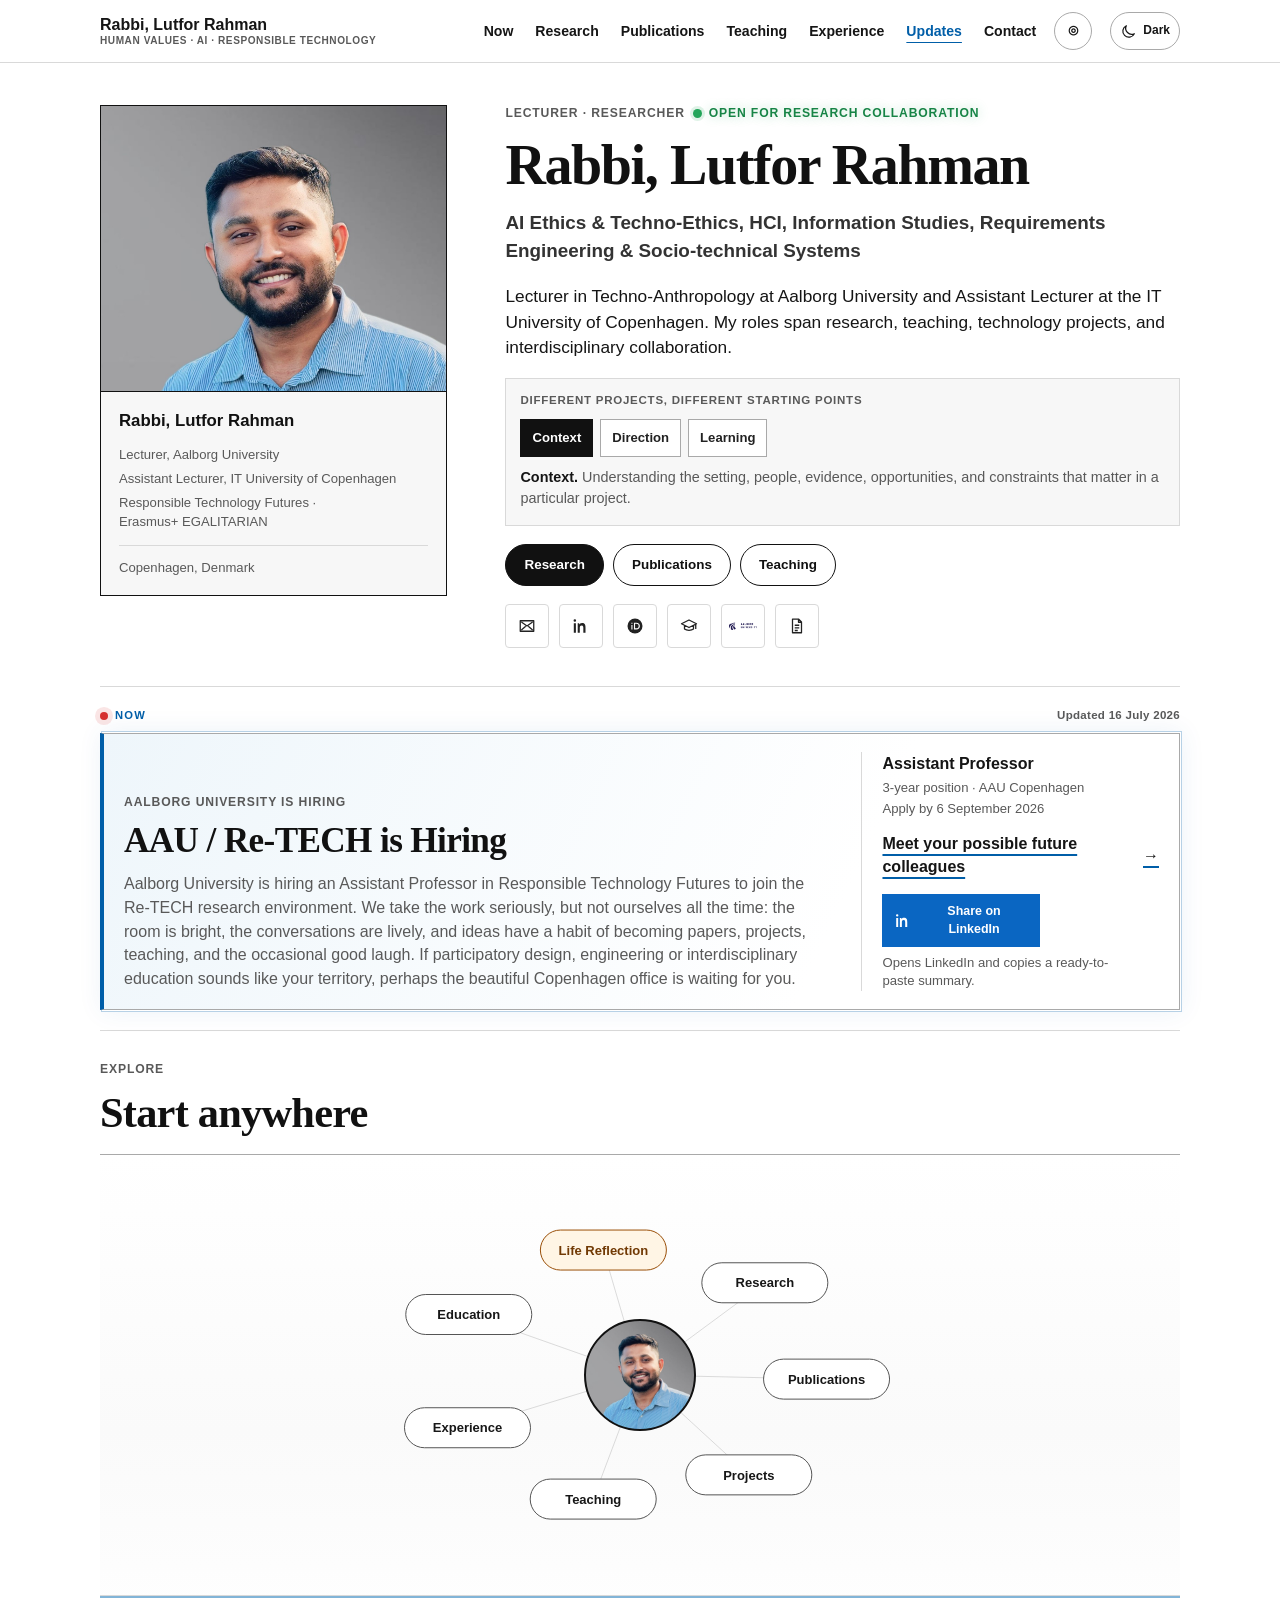
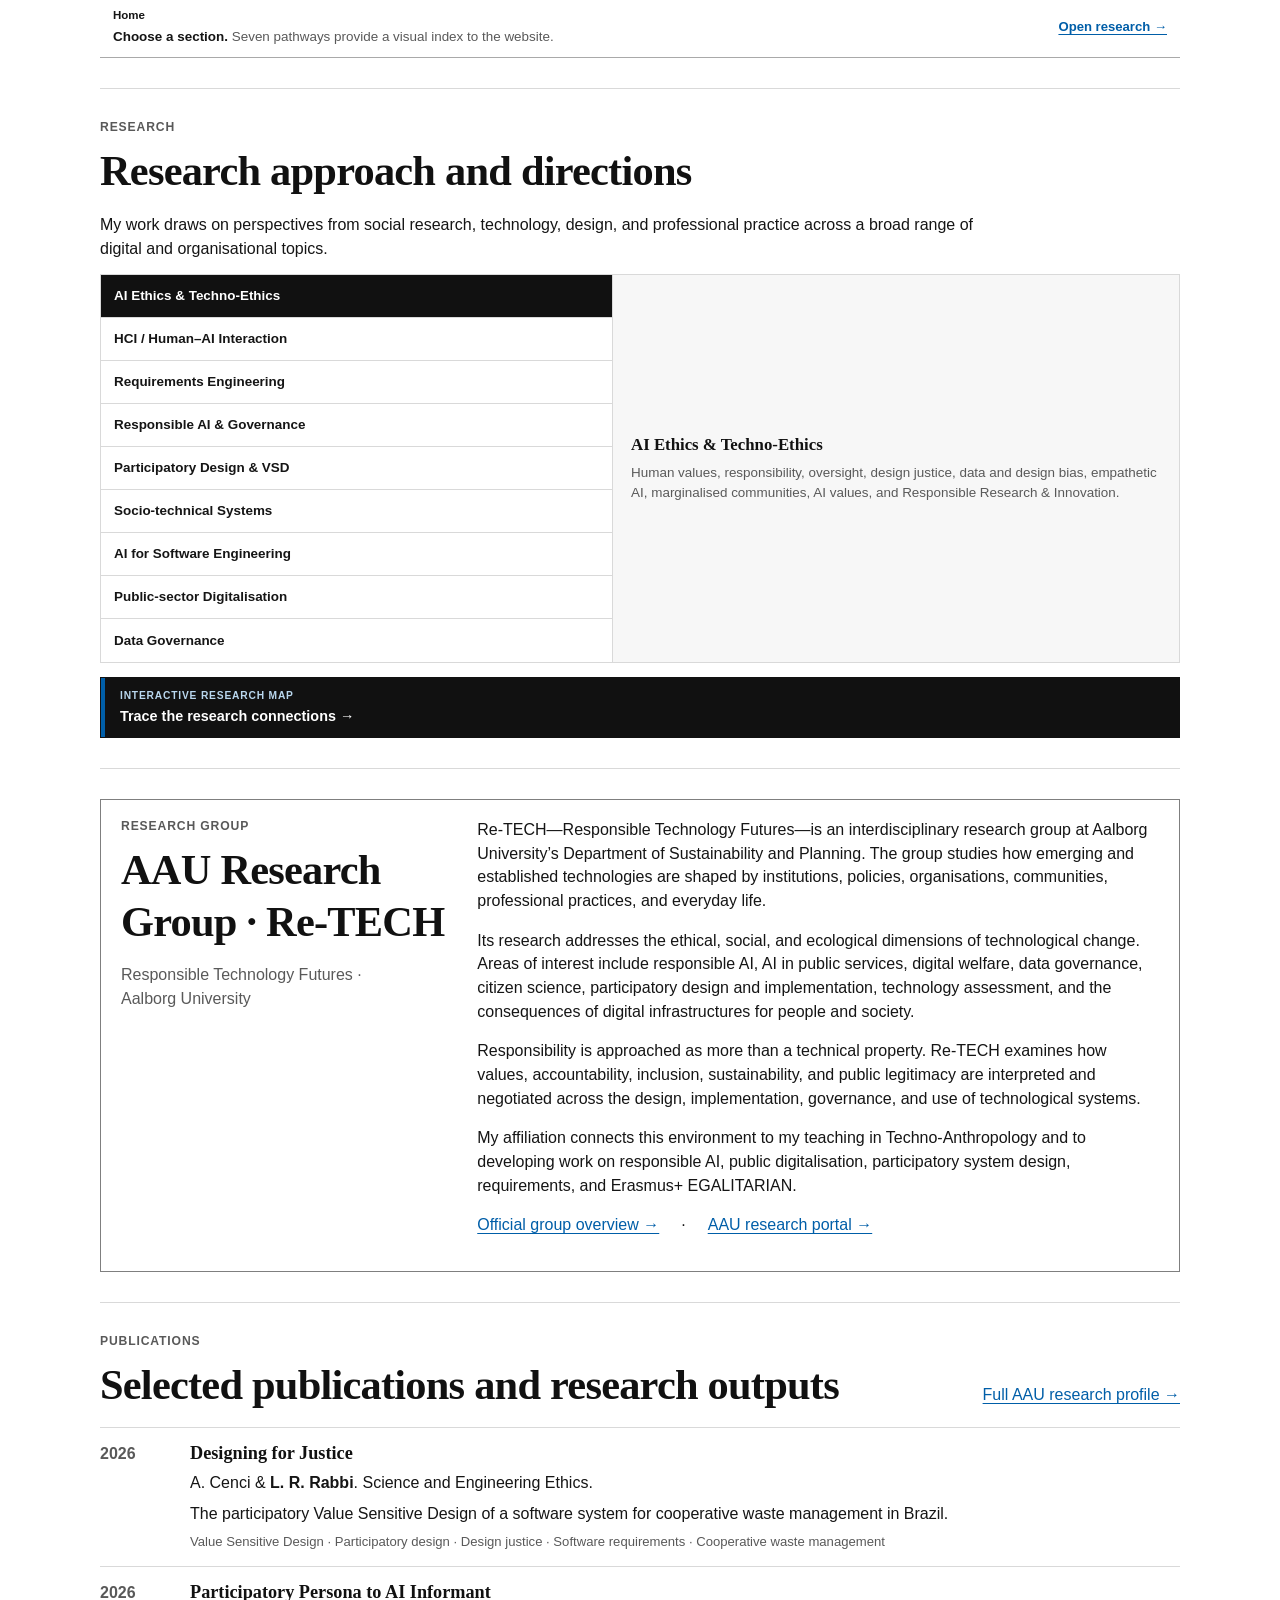
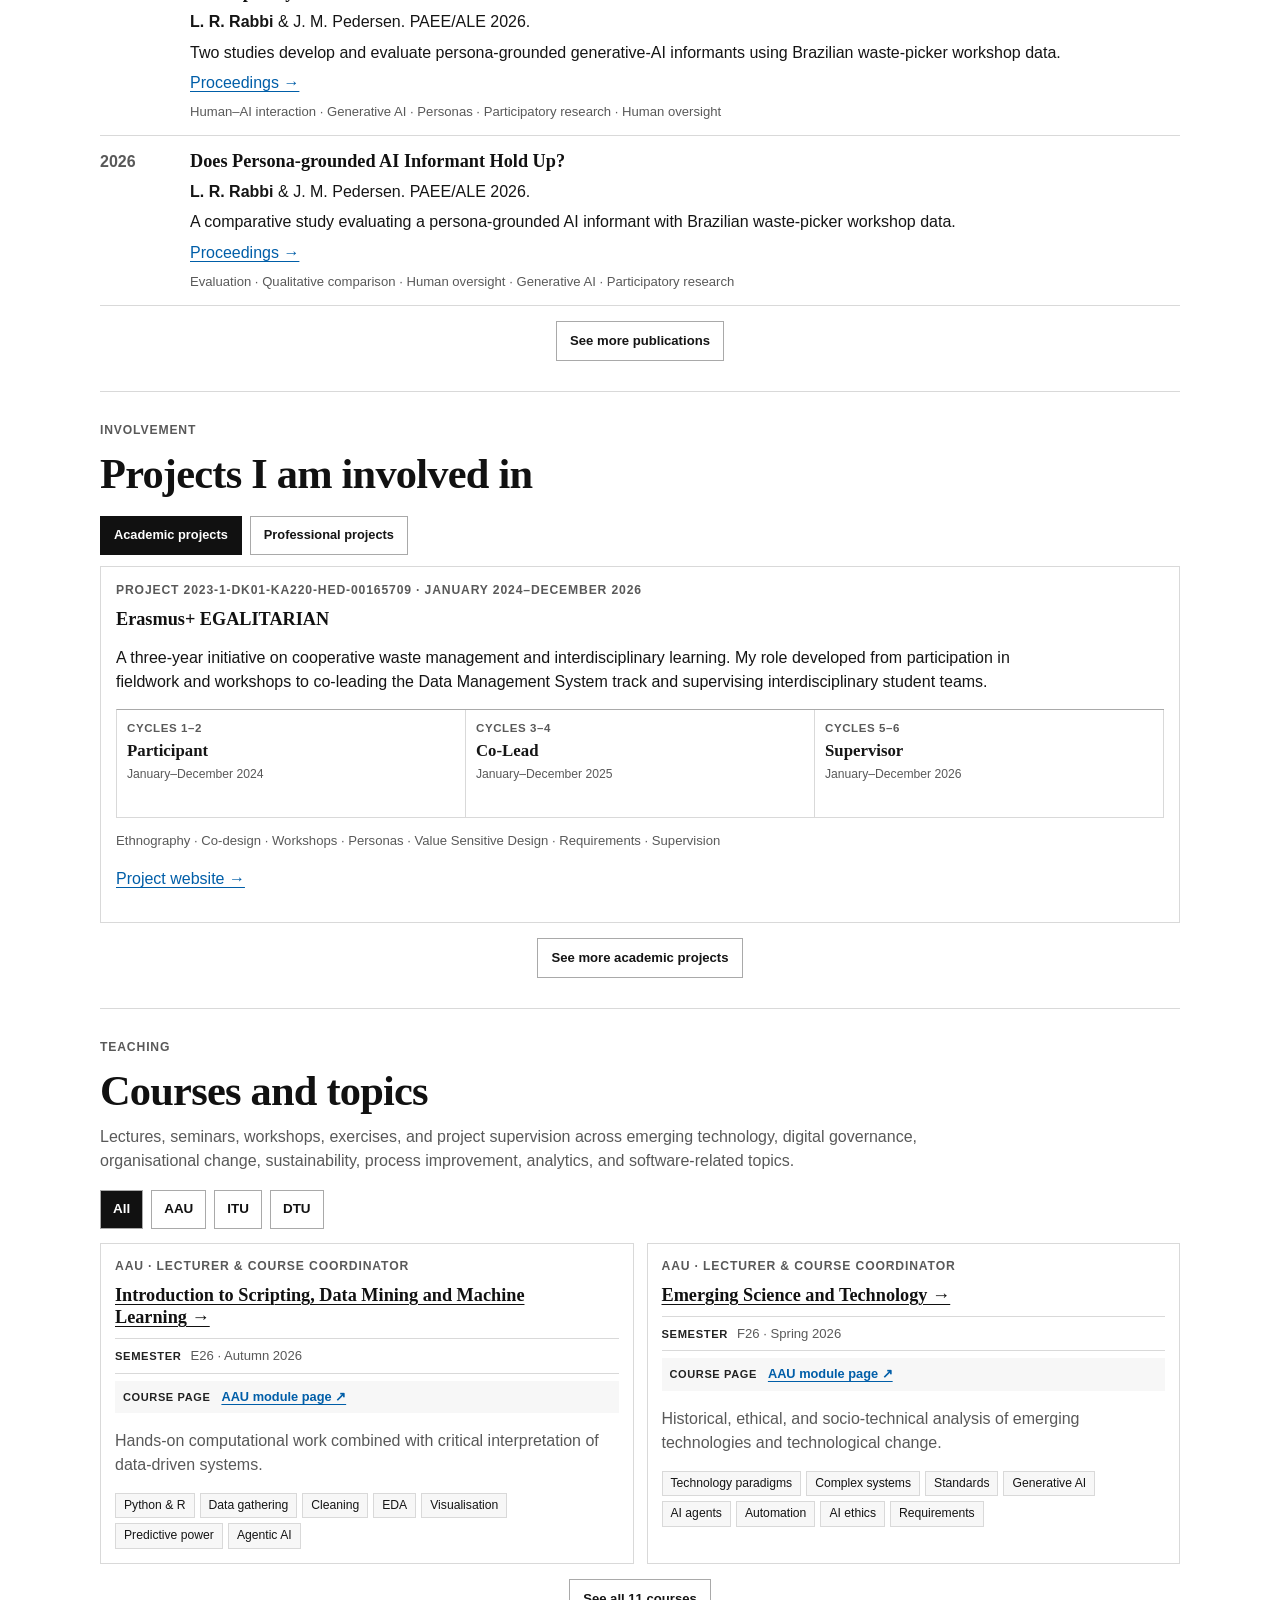
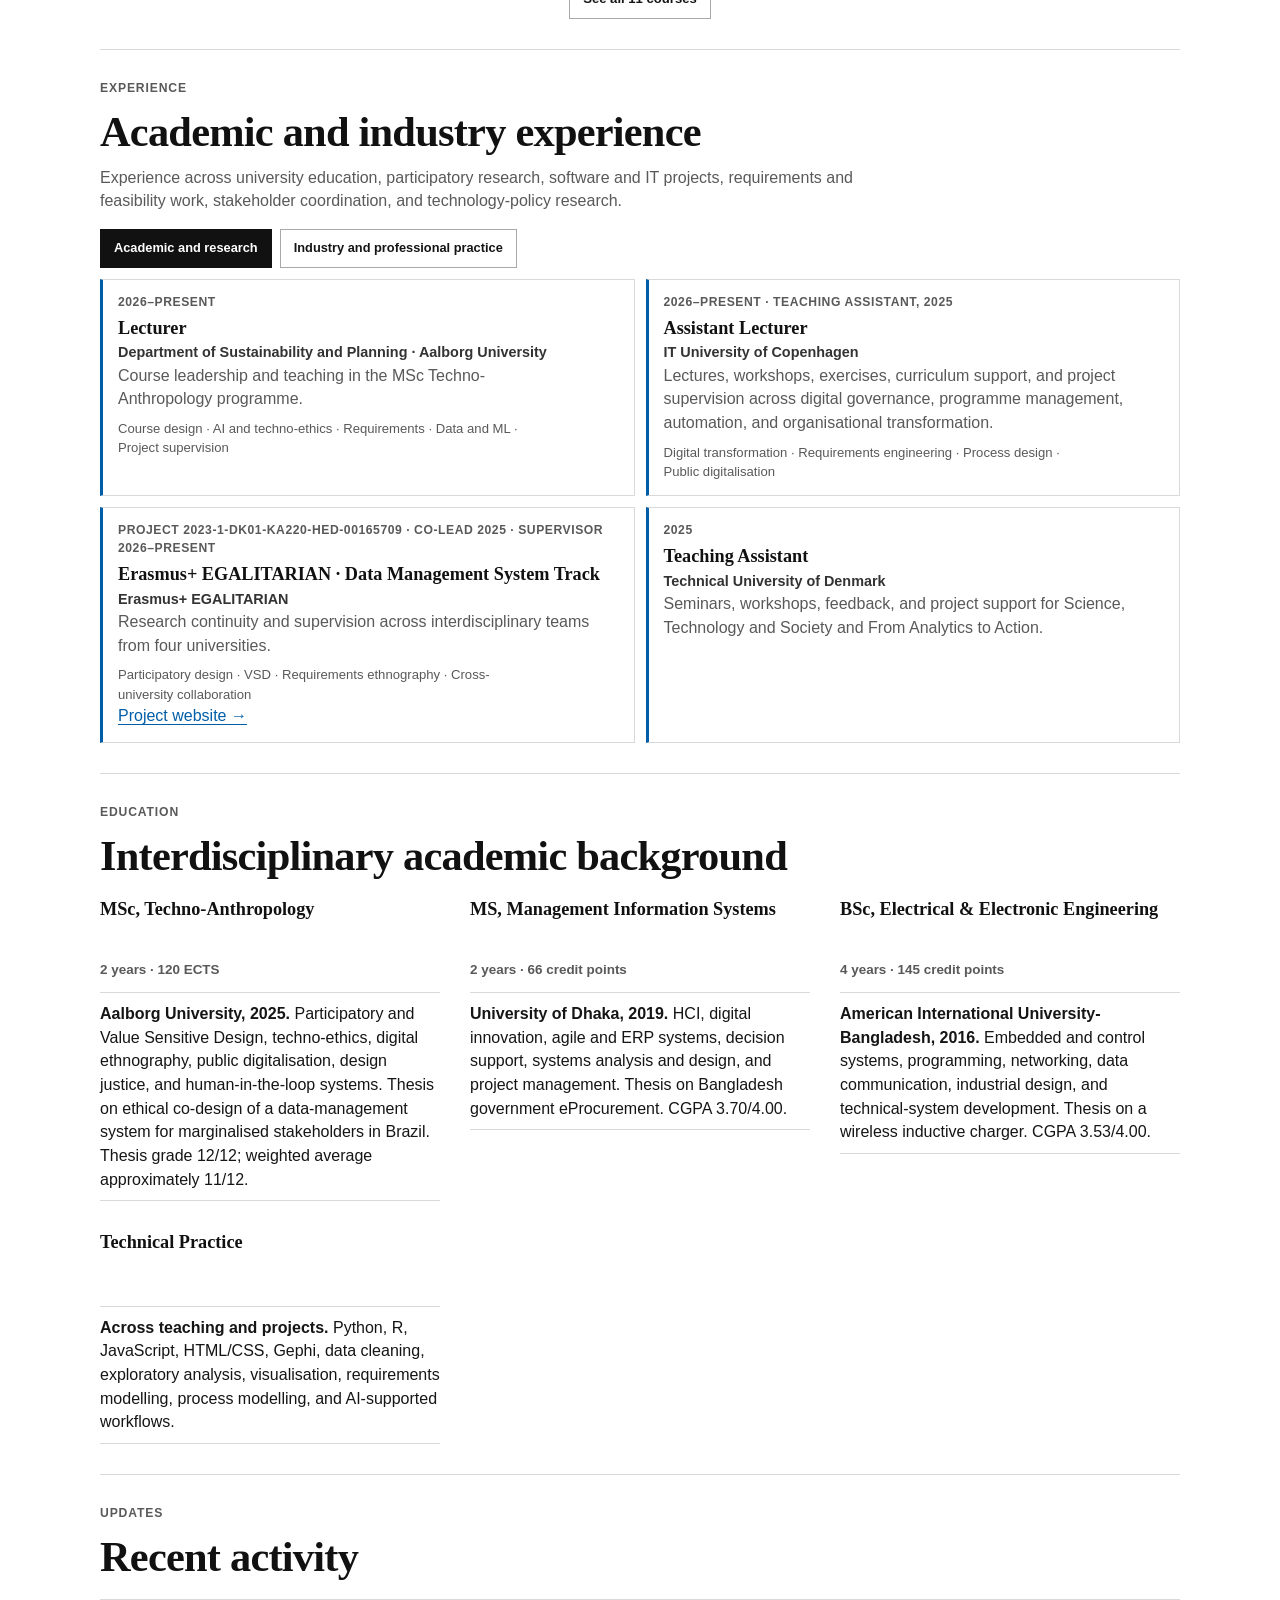
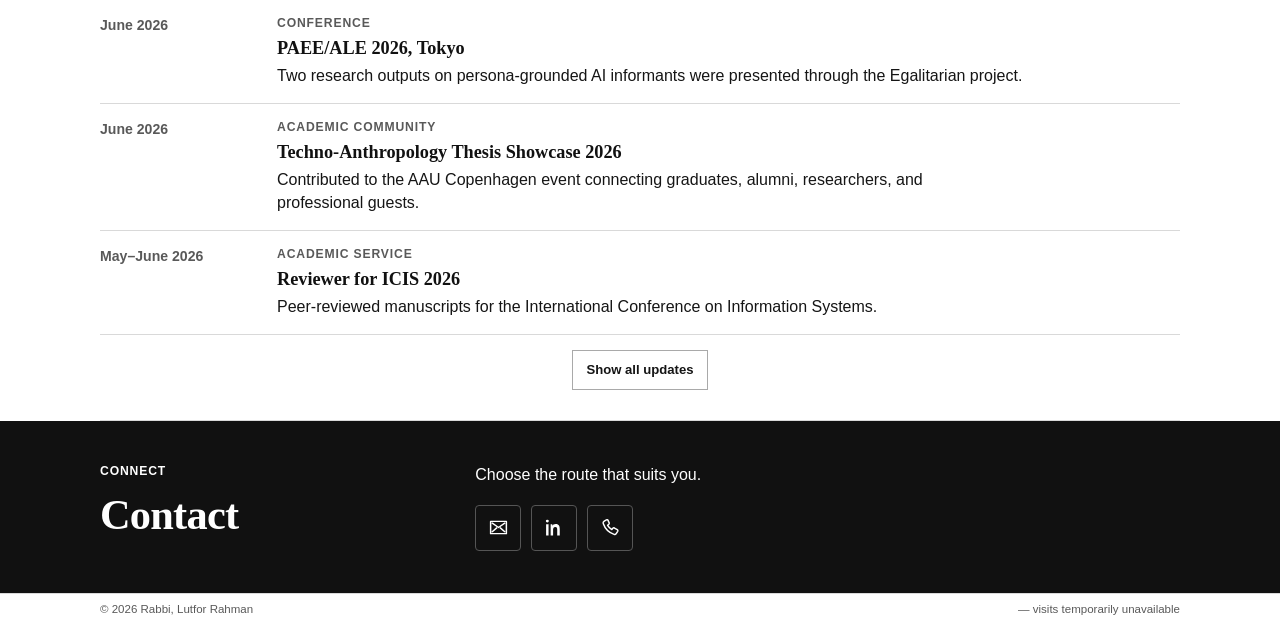
<file: detailed.html>
<!doctype html>
<html lang="en">
  <head>
    <meta charset="utf-8" />
    <meta name="viewport" content="width=device-width, initial-scale=1" />
    <meta name="description" content="Rabbi, Lutfor Rahman — lecturer and researcher working across AI ethics, techno-ethics, HCI, requirements engineering, public digitalisation, and socio-technical systems." />
    <link rel="canonical" href="https://asmrabbi.github.io/detailed.html" />
    <!-- NOW_SOCIAL_META_START -->
    <meta property="og:type" content="article" />
    <meta property="og:site_name" content="Rabbi, Lutfor Rahman" />
    <meta property="og:title" content="Aalborg University is hiring | Rabbi, Lutfor Rahman" />
    <meta property="og:description" content="AAU / Re-TECH is Hiring Apply by 6 September 2026" />
    <meta property="og:url" content="https://asmrabbi.github.io/detailed.html?now=04dfa8da6d#now" />
    <meta property="og:image" content="https://asmrabbi.github.io/public/assets/images/social-preview.png?v=04dfa8da6d" />
    <meta property="og:image:width" content="1200" />
    <meta property="og:image:height" content="627" />
    <meta property="og:image:alt" content="Aalborg University is hiring" />
    <meta name="twitter:card" content="summary_large_image" />
    <meta name="twitter:title" content="Aalborg University is hiring | Rabbi, Lutfor Rahman" />
    <meta name="twitter:description" content="AAU / Re-TECH is Hiring Apply by 6 September 2026" />
    <meta name="twitter:image" content="https://asmrabbi.github.io/public/assets/images/social-preview.png?v=04dfa8da6d" />
    <!-- NOW_SOCIAL_META_END -->
    <title>Rabbi, Lutfor Rahman | AI Ethics, HCI &amp; Requirements Engineering</title>
    <link rel="icon" href="public/assets/favicon.svg" type="image/svg+xml" />
    <script src="theme.js"></script>
    <link rel="stylesheet" href="styles.css" />
  </head>
  <body>
    <a class="skip-link" href="#main-content">Skip to main content</a>
    <svg class="icon-sprite" aria-hidden="true">
      <symbol id="icon-email" viewBox="0 0 24 24"><path d="M3 5h18v14H3V5Zm1.5 1.8L12 12l7.5-5.2M4.5 17.2l5.8-5M19.5 17.2l-5.8-5" fill="none" stroke="currentColor" stroke-width="1.7" stroke-linejoin="round" /></symbol>
      <symbol id="icon-linkedin" viewBox="0 0 24 24"><path d="M5.2 8.3H2.4V21h2.8V8.3ZM3.8 3A1.7 1.7 0 1 0 3.8 6.4 1.7 1.7 0 0 0 3.8 3Zm6.5 5.3H7.6V21h2.8v-6.3c0-1.7.3-3.4 2.5-3.4 2.2 0 2.2 2 2.2 3.5V21H18v-7c0-3.4-.7-6-4.7-6-1.9 0-3.2 1-3.7 1.9h-.1V8.3Z" fill="currentColor" /></symbol>
      <symbol id="icon-orcid" viewBox="0 0 24 24"><circle cx="12" cy="12" r="10" fill="currentColor" /><path d="M7.2 7.5h1.4v1.4H7.2V7.5Zm0 3h1.4v6H7.2v-6Zm3.4-3h3.1c3.2 0 4.8 1.8 4.8 4.5s-1.6 4.5-4.8 4.5h-3.1v-9Zm1.5 1.4v6.2h1.5c2.2 0 3.3-1.1 3.3-3.1s-1.1-3.1-3.3-3.1h-1.5Z" fill="#fff" /></symbol>
      <symbol id="icon-scholar" viewBox="0 0 24 24"><path d="m2 9 10-5 10 5-10 5L2 9Zm4 2.2V16c2.8 2.3 9.2 2.3 12 0v-4.8M21 10v6" fill="none" stroke="currentColor" stroke-width="1.7" stroke-linejoin="round" /></symbol>
      <symbol id="icon-document" viewBox="0 0 24 24"><path d="M6 2.75h8l4 4V21H6V2.75Zm8 0V7h4M9 11h6M9 14.5h6M9 18h4" fill="none" stroke="currentColor" stroke-width="1.7" stroke-linejoin="round" /></symbol>
      <symbol id="icon-phone" viewBox="0 0 24 24"><path d="M7.2 3.4 4.5 5.1c-.8.5-1.1 1.5-.8 2.4 2 5.8 6.6 10.4 12.4 12.4.9.3 1.9 0 2.4-.8l1.7-2.7c.4-.7.2-1.6-.5-2l-3.2-1.8c-.6-.3-1.3-.2-1.8.3l-1.2 1.4a14.1 14.1 0 0 1-4.8-4.8l1.4-1.2c.5-.5.6-1.2.3-1.8L9.2 3.8c-.4-.7-1.3-.9-2-.4Z" fill="none" stroke="currentColor" stroke-width="1.7" stroke-linejoin="round" /></symbol>
      <symbol id="icon-moon" viewBox="0 0 24 24"><path d="M20.2 15.1A8.5 8.5 0 0 1 8.9 3.8 8.5 8.5 0 1 0 20.2 15.1Z" fill="none" stroke="currentColor" stroke-width="1.7" stroke-linejoin="round" /></symbol>
      <symbol id="icon-sun" viewBox="0 0 24 24"><circle cx="12" cy="12" r="3.5" fill="none" stroke="currentColor" stroke-width="1.7" /><path d="M12 2.2v2.2M12 19.6v2.2M2.2 12h2.2M19.6 12h2.2M5.1 5.1l1.6 1.6M17.3 17.3l1.6 1.6M18.9 5.1l-1.6 1.6M6.7 17.3l-1.6 1.6" fill="none" stroke="currentColor" stroke-width="1.7" stroke-linecap="round" /></symbol>
    </svg>

    <header class="site-header">
      <div class="container header-row">
        <a class="site-name" href="#top"><span>Rabbi, Lutfor Rahman</span><small>Human Values · AI · Responsible Technology</small></a>
        <nav id="main-nav" class="main-nav" aria-label="Main navigation">
          <a href="#now">Now</a><a href="#research">Research</a><a href="#publications">Publications</a><a href="#teaching">Teaching</a><a href="#experience">Experience</a><a href="#updates">Updates</a><a href="#contact">Contact</a>
        </nav>
        <a class="view-mode-link" href="./" aria-label="Open interactive profile view"><span aria-hidden="true">◎</span><span>Interactive view</span></a>
        <button class="theme-toggle" id="theme-toggle" type="button" aria-pressed="false" aria-label="Switch to dark mode" title="Switch to dark mode"><svg class="theme-toggle-icon" aria-hidden="true"><use id="theme-toggle-icon-use" href="#icon-moon"></use></svg><span id="theme-toggle-label">Dark</span></button>
        <button class="menu-button" type="button" aria-expanded="false" aria-controls="main-nav">Menu</button>
      </div>
    </header>

    <main id="main-content">
      <section class="hero container" id="top" aria-labelledby="page-title">
        <div class="hero-text">
          <p class="kicker availability-kicker"><span data-cms="hero-kicker">Lecturer · Researcher</span><span class="availability-status"><span class="availability-dot" aria-hidden="true"></span><span data-cms="hero-availability">Open for Research Collaboration</span></span></p>
          <h1 id="page-title">Rabbi, Lutfor Rahman</h1>
          <p class="role-line" data-cms="hero-role">AI Ethics &amp; Techno-Ethics, HCI, Information Studies, Requirements Engineering &amp; Socio-technical Systems</p>
          <p class="intro" data-cms="hero-intro">Lecturer in Techno-Anthropology at Aalborg University and Assistant Lecturer at the IT University of Copenhagen. My roles span research, teaching, technology projects, and interdisciplinary collaboration.</p>
          <div class="intro-explorer" aria-labelledby="intro-explorer-title">
            <p class="intro-explorer-title" id="intro-explorer-title">Different projects, different starting points</p>
            <div class="intro-steps" role="group" aria-label="Project lenses">
              <button class="intro-step active" type="button" aria-pressed="true" data-intro-copy="Context|Understanding the setting, people, evidence, opportunities, and constraints that matter in a particular project.">Context</button>
              <button class="intro-step" type="button" aria-pressed="false" data-intro-copy="Direction|Clarifying priorities and shaping useful research, teaching, design, or technology decisions for the situation at hand.">Direction</button>
              <button class="intro-step" type="button" aria-pressed="false" data-intro-copy="Learning|Using analysis, feedback, evaluation, and reflection to develop the work and communicate what is learned.">Learning</button>
            </div>
            <p class="intro-detail" id="intro-detail" aria-live="polite"><strong>Context.</strong> Understanding the setting, people, evidence, opportunities, and constraints that matter in a particular project.</p>
          </div>
          <ul class="hero-actions" aria-label="Explore the website"><li><a href="#research">Research</a></li><li><a href="#publications">Publications</a></li><li><a href="#teaching">Teaching</a></li></ul>
          <ul class="profile-links icon-only-links" aria-label="Profile and contact links">
            <li><a href="mailto:asmlrr@plan.aau.dk" aria-label="Email" data-tooltip="Email" title="Email"><svg class="profile-icon" aria-hidden="true"><use href="#icon-email"></use></svg></a></li>
            <li><a href="https://www.linkedin.com/in/asmrabbi/" target="_blank" rel="noopener noreferrer" aria-label="LinkedIn" data-tooltip="LinkedIn" title="LinkedIn"><svg class="profile-icon" aria-hidden="true"><use href="#icon-linkedin"></use></svg></a></li>
            <li><a href="https://orcid.org/0009-0007-5392-1400" target="_blank" rel="noopener noreferrer" aria-label="ORCID" data-tooltip="ORCID" title="ORCID"><svg class="profile-icon" aria-hidden="true"><use href="#icon-orcid"></use></svg></a></li>
            <li><a href="https://scholar.google.com/citations?user=o9uIU80AAAAJ&amp;hl=en" target="_blank" rel="noopener noreferrer" aria-label="Google Scholar" data-tooltip="Google Scholar" title="Google Scholar"><svg class="profile-icon" aria-hidden="true"><use href="#icon-scholar"></use></svg></a></li>
            <li><a href="https://vbn.aau.dk/en/persons/asmlrr/" target="_blank" rel="noopener noreferrer" aria-label="AAU profile" data-tooltip="AAU profile" title="AAU profile"><img class="profile-logo aau-logo" src="public/assets/logos/aau-logo.png" alt="" /></a></li>
            <li><a href="public/assets/docs/Rabbi-CV-2026.pdf" target="_blank" aria-label="CV" data-tooltip="CV" title="CV"><svg class="profile-icon" aria-hidden="true"><use href="#icon-document"></use></svg></a></li>
          </ul>
        </div>
        <aside class="profile-card" aria-label="Current academic roles">
          <figure class="profile-photo"><img src="public/assets/images/rabbi-portrait.jpg" alt="Rabbi, Lutfor Rahman" width="1280" height="1544" /></figure>
          <div class="profile-card-body"><p class="profile-card-name">Rabbi, Lutfor Rahman</p><p>Lecturer, Aalborg University</p><p>Assistant Lecturer, IT University of Copenhagen</p><p>Responsible Technology Futures · Erasmus+ EGALITARIAN</p><p class="profile-card-location">Copenhagen, Denmark</p></div>
        </aside>
      </section>

      <section class="section container now-section" id="now" aria-labelledby="now-heading">
        <div class="now-meta"><div class="now-marker" aria-hidden="true"><span></span>Now</div><span class="now-updated" data-cms="now-updated">Updated 16 July 2026</span></div>
        <div class="now-feature">
          <div class="now-copy">
            <p class="section-label" data-cms="now-eyebrow">Aalborg University is hiring</p>
            <h2 id="now-heading" data-cms="now-title">I may be looking for my next boss—and my next office-mate.</h2>
            <p data-cms="now-body">Aalborg University is hiring an Assistant Professor in Responsible Technology Futures to join the Re-TECH research environment. We take the work seriously, but not ourselves all the time: the room is bright, the conversations are lively, and ideas have a habit of becoming papers, projects, teaching, and the occasional good laugh. If participatory design, engineering or interdisciplinary education sounds like your territory, perhaps the beautiful Copenhagen office is waiting for you.</p>
          </div>
          <div class="now-action">
            <p><strong>Assistant Professor</strong><span>3-year position · AAU Copenhagen</span><span data-cms="now-deadline">Apply by 6 September 2026</span></p>
            <a class="now-link" data-cms-href="now-link" href="https://www.stillinger.aau.dk/videnskabelige-stillinger/vis-stilling/vacancyId/953686" target="_blank" rel="noopener noreferrer"><span data-cms="now-link-label">Meet your possible future colleagues</span> <span aria-hidden="true">→</span></a>
            <button class="now-share-linkedin" id="share-now-linkedin" type="button" aria-label="Share this Aalborg University vacancy update on LinkedIn" aria-describedby="linkedin-share-help"><svg class="profile-icon" aria-hidden="true"><use href="#icon-linkedin"></use></svg><span>Share on LinkedIn</span></button>
            <p class="now-share-help" id="linkedin-share-help">Opens LinkedIn and copies a ready-to-paste summary.</p>
            <p class="now-share-status" id="linkedin-share-status" aria-live="polite" hidden></p>
          </div>
        </div>
      </section>

      <section class="section container profile-navigator-section" id="keyword-navigator" aria-labelledby="keyword-heading">
        <div class="section-heading"><p class="section-label">Explore</p><h2 id="keyword-heading">Start anywhere</h2></div>
        <div class="profile-orbit" id="profile-orbit">
          <svg id="keyword-network" viewBox="0 0 860 440" role="group" aria-labelledby="keyword-network-title keyword-network-description">
            <title id="keyword-network-title">Interactive visual navigation for the website</title><desc id="keyword-network-description">Rabbi, Lutfor Rahman appears at the centre, connected to Research, Publications, Projects, Teaching, Experience, Education, and Life Reflection. Selecting an area reveals its content.</desc>
            <defs><clipPath id="orbit-avatar-clip"><circle cx="430" cy="220" r="55"></circle></clipPath></defs>
            <circle class="avatar-pulse avatar-pulse-one" cx="430" cy="220" r="67"></circle><circle class="avatar-pulse avatar-pulse-two" cx="430" cy="220" r="78"></circle>
            <g class="orbit-avatar-home" id="orbit-avatar-home" role="button" tabindex="0" aria-label="Reset Explore to home">
              <image class="orbit-avatar is-active" data-avatar-section="home" href="public/assets/images/rabbi-portrait.jpg" x="375" y="165" width="110" height="110" preserveAspectRatio="xMidYMid slice" clip-path="url(#orbit-avatar-clip)"></image>
              <image class="orbit-avatar" data-avatar-section="research" href="public/assets/images/orbit-research.png" x="375" y="165" width="110" height="110" preserveAspectRatio="xMidYMid slice" clip-path="url(#orbit-avatar-clip)"></image>
              <image class="orbit-avatar" data-avatar-section="publications" href="public/assets/images/orbit-publications.png" x="375" y="165" width="110" height="110" preserveAspectRatio="xMidYMid slice" clip-path="url(#orbit-avatar-clip)"></image>
              <image class="orbit-avatar" data-avatar-section="projects" href="public/assets/images/orbit-projects.png" x="375" y="165" width="110" height="110" preserveAspectRatio="xMidYMid slice" clip-path="url(#orbit-avatar-clip)"></image>
              <image class="orbit-avatar" data-avatar-section="teaching" href="public/assets/images/orbit-teaching.png" x="375" y="165" width="110" height="110" preserveAspectRatio="xMidYMid slice" clip-path="url(#orbit-avatar-clip)"></image>
              <image class="orbit-avatar" data-avatar-section="experience" href="public/assets/images/orbit-experience.png" x="375" y="165" width="110" height="110" preserveAspectRatio="xMidYMid slice" clip-path="url(#orbit-avatar-clip)"></image>
              <image class="orbit-avatar" data-avatar-section="education" href="public/assets/images/orbit-education.png" x="375" y="165" width="110" height="110" preserveAspectRatio="xMidYMid slice" clip-path="url(#orbit-avatar-clip)"></image>
              <circle class="orbit-avatar-border" cx="430" cy="220" r="55"></circle>
            </g>
          </svg>
          <article class="life-reflection" id="life-reflection" hidden aria-labelledby="life-reflection-heading">
            <div class="life-reflection-meta"><p class="life-reflection-label">Life reflection</p><time class="life-reflection-date" id="life-reflection-date" datetime="2026-07">July 2026</time></div>
            <h3 id="life-reflection-heading">Between two mornings</h3>
            <div class="life-reflection-prose" id="life-reflection-prose">
              <p>Some nights I am still awake when morning begins. As an immigrant living between places and time zones, I carry more than one clock inside me. Once, my days spilled easily into rooms full of friends; now I can be a night crawler bargaining with an early class—wondering whether my partner will wake soon and leave for work, whether tomorrow’s slides are ready, whether a deadline has quietly moved closer. And then: oh no, LinkedIn. Perhaps I should look.</p>
              <p>Behind these smaller alarms lives a larger one. My parents are growing older far away. I call and hear a tired voice, a cough, or the quiet suggestion that something is missing. Distance turns love into questions I cannot always answer: Are they well? Did I call enough? What does it mean to build a life here while part of my heart keeps listening seven thousand kilometres away?</p>
              <p>Still, life refuses to be only worry. The sun pours gold across the sky—goldy-gold, almost unreal. A ridiculous meme makes me laugh. Friends appear together on a phone screen, smiling from the other side of the world, and for a while the kilometres disappear. Then an email arrives: the paper is accepted. A colleague says something kind. A small accomplishment knocks at the door, and I catch myself smiling before anyone else can see.</p>
              <p>Yes, life goes on. Time passes through unfinished slides, missed sleep, distant voices, good news, private laughter, and skies that keep changing colour. Night gives back the morning. The new day comes. And somehow, so do I.</p>
            </div>
            <button type="button" class="life-reflection-more" aria-disabled="true" title="A personal page will be added here later">Click here for more</button>
          </article>
          <div class="orbit-status" id="keyword-network-detail" aria-live="polite"><div class="orbit-status-copy"><nav class="orbit-breadcrumbs" id="orbit-breadcrumbs" aria-label="Current Explore path"><button type="button" class="orbit-crumb current">Home</button></nav><p><strong>Choose a section.</strong> Seven pathways provide a visual index to the website.</p></div><div class="orbit-status-actions"><button class="orbit-back" id="orbit-back" type="button" hidden>Back</button><a href="#research" id="keyword-section-link">Open research →</a></div></div>
        </div>
        <noscript><p>The interactive profile navigator requires JavaScript.</p></noscript>
      </section>

      <section class="section container" id="research" aria-labelledby="research-heading">
        <div class="section-heading"><p class="section-label">Research</p><h2 id="research-heading">Research approach and directions</h2></div>
        <div class="research-summary">
          <div class="prose research-intro"><p>My work draws on perspectives from social research, technology, design, and professional practice across a broad range of digital and organisational topics.</p></div>
          <div class="research-domains">
            <div class="domain-tabs" role="tablist" aria-label="Research domains">
              <button class="domain-tab active" id="domain-ethics" data-profile-term="ai-ethics" type="button" role="tab" aria-selected="true" aria-controls="domain-detail" data-domain-title="AI Ethics &amp; Techno-Ethics" data-domain-copy="Design justice and justice in design; values in AI; data and design bias; empathetic AI; marginalised communities; human oversight; and Responsible Research &amp; Innovation (RRI).">AI Ethics &amp; Techno-Ethics</button>
              <button class="domain-tab" id="domain-hci" data-profile-term="hci" type="button" role="tab" aria-selected="false" aria-controls="domain-detail" data-domain-title="HCI &amp; Human-AI Interaction" data-domain-copy="Human-in-the-loop (HITL) systems, usability, trust, explanation, evaluation, and the ways people guide, adapt, or challenge generative and agentic systems.">HCI &amp; Human-AI Interaction</button>
              <button class="domain-tab" id="domain-requirements" data-profile-term="requirements-engineering" type="button" role="tab" aria-selected="false" aria-controls="domain-detail" data-domain-title="Requirements Engineering &amp; Software Work" data-domain-copy="Empirical software engineering, requirements ethnography, ethical assessment, ESG and CSRD reporting, ISO compliance, elicitation, workflows, and evaluation criteria.">Requirements Engineering &amp; Software Work</button>
              <button class="domain-tab" id="domain-public" data-profile-term="public-digitalisation" type="button" role="tab" aria-selected="false" aria-controls="domain-detail" data-domain-title="Public Digitalisation &amp; Socio-technical Systems" data-domain-copy="Public-sector system governance, organisational change, data and design bias, algorithmic marginalisation, digital inclusion, institutional responsibility, and accountability.">Public Digitalisation &amp; Socio-technical Systems</button>
            </div>
            <div class="domain-detail" id="domain-detail" role="tabpanel" aria-labelledby="domain-ethics" aria-live="polite"><h3>AI Ethics &amp; Techno-Ethics</h3><p>Design justice and justice in design; values in AI; data and design bias; empathetic AI; marginalised communities; human oversight; and Responsible Research &amp; Innovation (RRI).</p></div>
          </div>
          <button class="section-toggle inline-toggle map-reveal-button" id="toggle-research-map" type="button" aria-expanded="false" aria-controls="research-map"><span class="map-reveal-kicker">Interactive research map</span><span class="map-reveal-label">Trace the research connections →</span></button>
          <div class="research-map-compact" id="research-map" hidden>
            <div class="map-toolbar"><button class="small-button" type="button" id="reset-map">Show all</button><p id="map-status" aria-live="polite">Choose a topic or output, or show all connections.</p></div>
            <div class="research-map-frame"><svg id="research-network" viewBox="0 0 900 450" role="group" aria-labelledby="network-title network-description"><title id="network-title">Interactive graph of research topics and outputs</title><desc id="network-description">Topics appear on the left and related research outputs on the right. Hover over or focus a node to highlight its connections.</desc></svg></div>
            <noscript><p>The interactive research map requires JavaScript.</p></noscript>
          </div>
        </div>
      </section>

      <section class="section container" id="retech" aria-labelledby="retech-heading">
        <div class="retech-box">
          <div><p class="section-label">Research group</p><h2 id="retech-heading">Responsible Technology Futures (Re-TECH)</h2><p class="affiliation">Department of Sustainability and Planning · Aalborg University</p></div>
          <div class="prose"><p>Re-TECH is an interdisciplinary research group concerned with the ethical, social, and ecological dimensions of future technologies in research, design, and education. It treats ethics as part of innovation and evaluation—not only as external critique.</p><p>The group works on AI in public services, digital health and welfare, data governance, participatory design and implementation, citizen science, ethical technology assessment, and the socio-ecological consequences of innovation.</p><p>My involvement is through teaching, responsible AI and participatory system design, public digitalisation, information practices, and the Egalitarian initiative.</p><p class="link-row"><a href="https://www.en.plan.aau.dk/research/responsible-technology-futures" target="_blank" rel="noopener noreferrer">Official group overview →</a><a href="https://vbn.aau.dk/en/organisations/responsible-technology-futures/" target="_blank" rel="noopener noreferrer">AAU research portal →</a></p></div>
        </div>
      </section>

      <section class="section container" id="publications" aria-labelledby="publications-heading">
        <div class="section-heading split-heading"><div><p class="section-label">Publications</p><h2 id="publications-heading">Selected publications and research outputs</h2></div><a href="https://vbn.aau.dk/en/persons/asmlrr/" target="_blank" rel="noopener noreferrer">Full AAU research profile →</a></div>
        <ol class="publication-list">
          <li id="work-justice"><div class="publication-year">2026</div><div><h3 data-profile-term="publication-justice">Designing for justice: The participatory Value Sensitive Design of a Software System for Cooperative Waste Management in Brazil</h3><p>A. Cenci &amp; <strong>L. R. Rabbi</strong>. <em>Science and Engineering Ethics</em>. Accepted.</p><p class="publication-tags">HCI · Participatory Design · Value Sensitive Design · Software requirements</p></div></li>
          <li id="work-informant"><div class="publication-year">2026</div><div><h3 data-profile-term="publication-informant">Participatory persona to AI informant: A generative AI-based representation of Brazilian waste pickers</h3><p><strong>L. R. Rabbi</strong> &amp; J. M. Pedersen. PAEE/ALE 2026.</p><p><a href="https://paeeale.conferenceservice.jp/doc/PAEE_ALE_2026_PROCEEDINGS_draft_version.pdf" target="_blank" rel="noopener noreferrer">Proceedings →</a></p><p class="publication-tags">Human-AI Interaction · Generative AI · Personas · Participatory research</p></div></li>
          <li><div class="publication-year">2026</div><div><h3 data-profile-term="publication-evaluation">Does persona-grounded AI informant hold up? A comparative study with waste picker workshop data</h3><p><strong>L. R. Rabbi</strong> &amp; J. M. Pedersen. PAEE/ALE 2026.</p><p><a href="https://paeeale.conferenceservice.jp/doc/PAEE_ALE_2026_PROCEEDINGS_draft_version.pdf" target="_blank" rel="noopener noreferrer">Proceedings →</a></p><p class="publication-tags">Evaluation · Qualitative comparison · Human oversight · Generative AI</p></div></li>
          <li id="work-citizen-science" data-publication-extra hidden><div class="publication-year">2026</div><div><h3 data-profile-term="publication-citizen">Data-driven vs data-intensive environmental-marine citizen science</h3><p>A. Cenci, <strong>L. R. Rabbi</strong> &amp; T. Pyhälahti. Submitted.</p><p><a href="https://vbn.aau.dk/en/publications/data-driven-vs-data-intensive-environmental-marine-cs-perspective/" target="_blank" rel="noopener noreferrer">AAU Record →</a></p><p class="publication-tags">Data governance · Citizen science · Democratic participation · Information infrastructure</p></div></li>
          <li id="work-mobilizer" data-publication-extra hidden><div class="publication-year">2025</div><div><h3 data-profile-term="publication-mobilizer">Digital Mobilizer App: Environmental education through personas created by waste pickers</h3><p>J. M. da Silva et al., including <strong>L. R. Rabbi</strong>. PAEE/ALE 2025, pp. 409–417.</p><p><a href="https://doi.org/10.5281/zenodo.15880429" target="_blank" rel="noopener noreferrer">DOI →</a></p><p class="publication-tags">Personas · Environmental education · Participation · Digital engagement</p></div></li>
        </ol>
        <div id="more-publication-content" hidden>
          <ol class="publication-list secondary-publications">
            <li id="work-thesis"><div class="publication-year">2025</div><div><h3 data-profile-term="publication-thesis">The Value Sensitive Design of a Data Management System for Cooperative Waste Management in Brazil</h3><p><strong>L. R. Rabbi</strong>. Master’s project, Aalborg University.</p><p><a href="https://projekter.aau.dk/the-value-sensitive-design-of-a-data-management-system-for-cooperative-waste-management-in-brazil-ho-c67afaf8.html" target="_blank" rel="noopener noreferrer">AAU Record →</a></p><p class="publication-tags">Ethnography · Value elicitation · Design requirements · Cooperative waste management</p></div></li>
            <li id="work-ecoclareza"><div class="publication-year">2024</div><div><h3 data-profile-term="publication-ecoclareza">Enhancing transparency in waste management through participatory methods</h3><p>C. Bro, I. R. da Trindade, <strong>L. R. Rabbi</strong> &amp; F. S. Arnfred. Techno-Anthropology project, Aalborg University.</p><p><a href="https://kbdk-aub.primo.exlibrisgroup.com/discovery/search?query=any%2Ccontains%2CEnhancing%20Transparency%20in%20Waste%20Management%20Through%20use%20of%20Participatory%20Methods&amp;tab=DDPB&amp;search_scope=DDPB&amp;vid=45KBDK_AUB%3ADDPB&amp;lang=en" target="_blank" rel="noopener noreferrer">AAU Record →</a></p><p class="publication-tags">EcoClareza · Participatory methods · Ethnographic research · Prototype development</p></div></li>
            <li id="work-surveillance"><div class="publication-year">2024</div><div><h3 data-profile-term="publication-surveillance">Ethical conflicts of digital location tracking within families</h3><p>S. B. Toft, M. M. K. Sørensen, <strong>L. R. Rabbi</strong>, P. Stylianou &amp; C. Kjempff. Techno-Anthropology project, Aalborg University.</p><p><a href="https://kbdk-aub.primo.exlibrisgroup.com/discovery/search?query=any%2Ccontains%2CEthical%20conflicts%20of%20digital%20location%20tracking%20within%20families&amp;tab=DDPB&amp;search_scope=DDPB&amp;vid=45KBDK_AUB%3ADDPB&amp;lang=en" target="_blank" rel="noopener noreferrer">AAU Record →</a></p><p class="publication-tags">Interpersonal surveillance · Privacy · Trust · Postphenomenology · Feminist HCI</p></div></li>
          </ol>
          <h3 class="subsection-title" data-profile-term="publication-development">Work in development</h3>
          <div class="work-grid"><article id="work-alignment"><p class="status-label">Tool and manuscript</p><h3>Value Alignment Analyser</h3><p>Evaluating how stakeholder values are translated into design elements within technological systems.</p></article><article id="work-paradigm"><p class="status-label">Conceptual paper</p><h3>AI Paradigm Shift</h3><p>From model-centric machine learning to foundation-model ecosystems and agentic workflows.</p></article><article id="work-clones"><p class="status-label">Policy and ethics study</p><h3>AI clones of deceased persons</h3><p>Digital identity, posthumous data rights, personhood, policy, and socio-cultural implications.</p></article></div>
        </div>
        <button class="section-toggle" id="toggle-publications" type="button" aria-expanded="false" aria-controls="more-publication-content">See more publications</button>
      </section>

      <section class="section container" id="projects" aria-labelledby="projects-heading">
        <div class="section-heading"><p class="section-label">Involvement</p><h2 id="projects-heading">Projects I am involved in</h2></div>
        <div class="project-tabs" role="tablist" aria-label="Project type"><button class="project-tab active" id="academic-projects-tab" type="button" role="tab" aria-selected="true" aria-controls="academic-projects" data-project-panel="academic-projects">Academic projects</button><button class="project-tab" id="professional-projects-tab" type="button" role="tab" aria-selected="false" aria-controls="professional-projects" data-project-panel="professional-projects">Professional projects</button></div>
        <div class="project-panel" id="academic-projects" role="tabpanel" aria-labelledby="academic-projects-tab">
          <article class="featured-project"><div class="featured-project-text"><p class="status-label">Erasmus+ Egalitarian · 1 January 2024–31 December 2026</p><h3 data-profile-term="egalitarian">Egalitarian: cooperative waste management and interdisciplinary learning</h3><p>Egalitarian runs for three years in six half-year cycles. My role has developed from participation in fieldwork and workshops to co-leading the Data Management System track and supervising interdisciplinary student teams.</p><ol class="cycle-timeline" aria-label="Egalitarian roles by cycle"><li><span>Cycles 1–2</span><strong>Participant</strong><time datetime="2024">January–December 2024</time></li><li><span>Cycles 3–4</span><strong>Co-Lead</strong><time datetime="2025">January–December 2025</time><small>Data Management System track</small></li><li><span>Cycles 5–6</span><strong>Supervisor</strong><time datetime="2026">January–December 2026</time><small>Data Management System and related tracks</small></li></ol><dl class="compact-facts"><div><dt>Activities</dt><dd><span data-profile-term="ethnography">Ethnography</span>, <span data-profile-term="co-design">co-design</span>, <span data-profile-term="workshops">workshops</span>, <span data-profile-term="personas">personas</span>, <span data-profile-term="scenarios">scenarios</span>, <span data-profile-term="value-sensitive-design">Value Sensitive Design</span>, <span data-profile-term="requirements-elicitation">requirements elicitation</span>, and <span data-profile-term="academic-writing">academic writing</span></dd></div><div><dt>Partners</dt><dd>AAU, University of Brasília, University of Minho, and Saxion University of Applied Sciences</dd></div></dl><p><a href="https://egalitarian.eu/" target="_blank" rel="noopener noreferrer">Egalitarian project website →</a></p></div></article>
          <div id="more-academic-projects" hidden><div class="project-list single-project"><article><p class="status-label">TechLabs Copenhagen · August–December 2024</p><h3 data-profile-term="baby-balance">Baby Balance</h3><p>A digital tool concept for helping caregivers monitor a newborn baby’s feeding and nutrition, sleep, and daily routines in one place.</p><p class="publication-tags"><span data-profile-term="digital-health">Digital health</span> · <span data-profile-term="caregiving">Caregiving</span> · <span data-profile-term="tracking-tool">Tracking tool</span> · <span data-profile-term="product-development">Product development</span></p></article></div></div>
          <button class="section-toggle" id="toggle-academic-projects" type="button" aria-expanded="false" aria-controls="more-academic-projects">See more academic projects</button>
        </div>
        <div class="project-panel" id="professional-projects" role="tabpanel" aria-labelledby="professional-projects-tab" hidden>
          <div class="project-list professional-project-list">
            <article class="professional-portfolio"><p class="status-label">Axis International · May 2018–July 2019</p><h3 data-profile-term="axis-projects">Security-technology tenders, integration and delivery</h3><p>Led the technical and commercial coordination of tender-based technology projects for Bangladeshi law-enforcement agencies, translating operational needs into requirements, partner briefs, proposals, demonstrations and implementation plans.</p><div class="portfolio-projects">
              <section><h4 data-profile-term="axis-osint">OSINT platform integration for Bangladesh Police</h4><p>Led the tender response with IPS S.p.A. (Italy): requirements analysis, solution-integration planning, technical documentation, partner meetings and live capability demonstrations.</p><p class="publication-tags">OSINT · Requirements analysis · Systems integration · Technical proposals</p></section>
              <section><h4 data-profile-term="axis-cdr">CDR analysis platform</h4><p>Worked with Cobwebs Technologies on requirements, feasibility, tender documentation and demonstrations for an investigative call-detail-record analysis solution.</p><p class="publication-tags">CDR analytics · Vendor coordination · Feasibility · Stakeholder communication</p></section>
              <section><h4 data-profile-term="axis-eod">EOD robotics delivery</h4><p>Contributed to a winning German-partner project and led the technical team across installation, commissioning and end-user training for the responsible authority.</p><p class="publication-tags">Robotics · Commissioning · Training leadership · Public-sector delivery</p></section>
              <section><h4 data-profile-term="axis-imsi">IMSI catcher and backpack systems</h4><p>Coordinated multiple projects with partners in Germany and the United States, covering requirement clarification, compliance documentation, technical evaluation and client–supplier liaison.</p><p class="publication-tags">Telecommunications · Technical evaluation · Compliance · Cross-border coordination</p></section>
              <section><h4 data-profile-term="axis-speed">Traffic speed-detection systems</h4><p>Supported two winning deployments for Bangladesh Police and Bangladesh Highway Police, leading installation, commissioning and training while coordinating after-sales service, repair management and client relationships.</p><p class="publication-tags">System deployment · Training · After-sales service · Client management</p></section>
            </div></article>
            <article class="professional-portfolio"><p class="status-label">BASIS · December 2017–April 2018</p><h3 data-profile-term="basis-projects">Technology-sector research, policy and international engagement</h3><p>Combined market research and policy-oriented content work with international event coordination, stakeholder liaison and student-community leadership for Bangladesh’s national software and IT-services association.</p><div class="portfolio-projects">
              <section><h4 data-profile-term="basis-apicta">APICTA Awards 2018 coordination</h4><p>Supported event delivery and foreign delegates, co-led the BASIS Student Forum, prepared programme materials and researched current IT/ITES market trends with the team.</p><p class="publication-tags">International delegates · Event operations · IT/ITES market research · Content production</p></section>
              <section><h4 data-profile-term="basis-agm">BASIS Annual General Meeting and annual publication</h4><p>Contributed to AGM planning and coordination and helped research, compile and produce the association’s annual publication and supporting materials.</p><p class="publication-tags">Annual reporting · Editorial production · Stakeholder coordination · Event management</p></section>
              <section><h4 data-profile-term="basis-japan">Japan–Bangladesh ICT partnership and talent bridge</h4><p>Served on the organising team for the BASIS Japan–Bangladesh Friendship Forum and supported BJIT-related engagement connecting graduates and IT professionals with project representatives.</p><p class="publication-tags">Industry–talent liaison · International partnership · Community engagement</p></section>
              <section><h4 data-profile-term="basis-ridesharing">Ride-sharing market and policy study</h4><p>Researched platform practices, market conditions and regulatory considerations; the analysis contributed to BASIS inputs used during the finalisation of Bangladesh’s ride-sharing policy.</p><p class="publication-tags">Platform economy · Policy research · Market analysis · Digital mobility</p></section>
              <section><h4 data-profile-term="basis-digital-health">mHealth and eHealth platform study</h4><p>Investigated digital-health platforms, service practices and governance questions to support sector reporting and policy-oriented recommendations.</p><p class="publication-tags">Digital health · Platform governance · Research synthesis · Policy content</p></section>
              <section><h4 data-profile-term="basis-eprocurement">e-Procurement ecosystem study</h4><p>Contributed research and written analysis on electronic procurement practices, stakeholders and digital-service development for sector-facing reports.</p><p class="publication-tags">e-Procurement · Public digitalisation · Stakeholder analysis · Report development</p></section>
            </div></article>
            <article class="professional-portfolio"><p class="status-label">Technolive · September 2019–August 2022</p><h3 data-profile-term="it-projects">Business systems and platform delivery</h3><p>Worked between clients and development teams across the solution lifecycle—eliciting needs, translating them into functional requirements, supporting proposals and configuration, coordinating implementation, testing and training, and managing post-delivery issues.</p><div class="portfolio-projects">
              <section><h4 data-profile-term="technolive-lms">Multi-institution learning management platform</h4><p>Supported requirements, rollout and client coordination for an LMS used by approximately 15,000 students across multiple institutions in Bangladesh.</p><p class="publication-tags">EdTech · SaaS · Requirements elicitation · User support · Scaled deployment</p></section>
              <section><h4 data-profile-term="technolive-hms">Hospital management system</h4><p>Translated clinical and administrative workflows into functional needs and coordinated implementation, testing, user training and issue resolution with client and development teams.</p><p class="publication-tags">Health IT · Workflow analysis · Implementation · Acceptance testing</p></section>
              <section><h4 data-profile-term="technolive-erp">ERP, CRM and inventory platforms</h4><p>Supported business-process analysis and delivery of integrated systems for customer relationships, inventory and operational reporting, including light configuration and technical troubleshooting.</p><p class="publication-tags">ERP · CRM · Inventory · Process modelling · Systems analysis</p></section>
              <section><h4 data-profile-term="technolive-eprocurement">Public-sector e-Procurement tender</h4><p>Contributed to ICT Division tender work through requirement review, solution scoping, proposal development and coordination between technical, commercial and client-facing teams.</p><p class="publication-tags">e-Procurement · Tender management · Solution architecture · Public sector</p></section>
              <section><h4 data-profile-term="technolive-ai-fintech">Image-recognition and financial-tool concepts</h4><p>Supported early-stage requirements and technical coordination for image-recognition work and selected banking and financial application concepts.</p><p class="publication-tags">Applied AI · FinTech · Prototyping · SaaS/PaaS delivery · Technical liaison</p></section>
            </div></article>
            <article class="professional-portfolio professional-portfolio-single"><p class="status-label">British American Tobacco Bangladesh · Project engagement</p><h3 data-profile-term="bat-ehs">Environment, Health &amp; Safety audit and compliance reporting</h3><p>Worked with the EHS Audit Team to analyse audit and compliance records, organise supporting evidence, document findings, and develop the final EHS report. The work connected detailed report analysis with practical auditing, compliance review, and clear communication of environmental, health, and safety observations.</p><div class="portfolio-projects">
              <section><h4>Audit evidence and final reporting</h4><p>Reviewed EHS information for consistency and compliance, synthesised the findings, and prepared report materials that supported the audit team’s final deliverable.</p><p class="publication-tags">EHS auditing · Compliance analysis · Audit evidence · Report development · Risk documentation</p></section>
            </div></article>
          </div>
        </div>
      </section>

      <section class="section container" id="teaching" aria-labelledby="teaching-heading">
        <div class="section-heading"><p class="section-label">Teaching</p><h2 id="teaching-heading">Courses and topics</h2></div>
        <p class="teaching-intro">Lectures, seminars, workshops, exercises, and project supervision across emerging technology, digital governance, organisational change, sustainability, process improvement, analytics, and software-related topics.</p>
        <div class="filter-buttons" role="group" aria-label="Filter courses by institution"><button type="button" class="filter-button active" data-course-filter="all" aria-pressed="true">All</button><button type="button" class="filter-button" data-course-filter="aau" aria-pressed="false">AAU</button><button type="button" class="filter-button" data-course-filter="itu" aria-pressed="false">ITU</button><button type="button" class="filter-button" data-course-filter="dtu" aria-pressed="false">DTU</button></div><p id="course-filter-status" class="visually-hidden" aria-live="polite"></p>
        <div class="course-grid">
          <article class="course" data-institution="aau"><p class="course-meta">AAU · Lecturer &amp; course coordinator</p><h3><a href="https://moduler.aau.dk/course/2023-2024/TBTANK22103" target="_blank" rel="noopener noreferrer">Introduction to Scripting, Data Mining and Machine Learning →</a></h3><p class="course-semesters"><strong>Semester</strong><span>E26 · Autumn 2026</span></p><div class="course-links"><strong>Course page</strong><a href="https://moduler.aau.dk/course/2023-2024/TBTANK22103" target="_blank" rel="noopener noreferrer">AAU module page ↗</a></div><p>Hands-on computational work combined with critical interpretation of data-driven systems.</p><ul class="keyword-list"><li>Python &amp; R</li><li>Data gathering</li><li>Cleaning</li><li>EDA</li><li>Visualisation</li><li>Predictive power</li><li>Agentic AI</li></ul></article>
          <article class="course" data-institution="aau"><p class="course-meta">AAU · Lecturer &amp; course coordinator</p><h3><a href="https://moduler.aau.dk/course/2025-2026/TBTANK22203?lang=en-GB" target="_blank" rel="noopener noreferrer">Emerging Science and Technology →</a></h3><p class="course-semesters"><strong>Semester</strong><span>F26 · Spring 2026</span></p><div class="course-links"><strong>Course page</strong><a href="https://moduler.aau.dk/course/2025-2026/TBTANK22203?lang=en-GB" target="_blank" rel="noopener noreferrer">AAU module page ↗</a></div><p>Historical, ethical, and socio-technical analysis of emerging technologies and technological change.</p><ul class="keyword-list"><li>Technology paradigms</li><li>Complex systems</li><li>Standards</li><li>Generative AI</li><li>AI agents</li><li>Automation</li><li>AI ethics</li><li>Requirements</li></ul></article>
          <article class="course" data-institution="itu"><p class="course-meta">ITU · Assistant Lecturer / Teaching Assistant</p><h3><a href="https://learnit.itu.dk/local/coursebase/view.php?ciid=2081" target="_blank" rel="noopener noreferrer">Digital Organizing and Transformation →</a></h3><p class="course-semesters"><strong>Semesters</strong><span>Summer 2025 · Autumn 2025 · Summer 2026 · Autumn 2026</span></p><div class="course-links course-links-multiple"><strong>Course pages</strong><ul><li><a href="https://learnit.itu.dk/local/coursebase/view.php?ciid=1801" target="_blank" rel="noopener noreferrer">Summer 2025 ↗</a></li><li><a href="https://learnit.itu.dk/local/coursebase/view.php?ciid=1661" target="_blank" rel="noopener noreferrer">Autumn 2025 ↗</a></li><li><a href="https://learnit.itu.dk/local/coursebase/view.php?ciid=1931" target="_blank" rel="noopener noreferrer">Summer 2026 ↗</a></li><li><a href="https://learnit.itu.dk/local/coursebase/view.php?ciid=2081" target="_blank" rel="noopener noreferrer">Autumn 2026 ↗</a></li></ul></div><p>Organisations, work, leadership, and change under contemporary digitalisation.</p><ul class="keyword-list"><li>Digital transformation</li><li>Organisational change</li><li>Leadership</li><li>Work practices</li></ul></article>
          <article class="course" data-institution="itu"><p class="course-meta">ITU · Assistant Lecturer</p><h3><a href="https://learnit.itu.dk/local/coursebase/view.php?ciid=2077" target="_blank" rel="noopener noreferrer">IT and Green Transitions →</a></h3><p class="course-semesters"><strong>Semester</strong><span>Autumn 2026</span></p><div class="course-links"><strong>Course page</strong><a href="https://learnit.itu.dk/local/coursebase/view.php?ciid=2077" target="_blank" rel="noopener noreferrer">Autumn 2026 ↗</a></div><p>Digitalisation, climate change, sustainability, and societal transformation.</p><ul class="keyword-list"><li>Climate-conscious design</li><li>Responsible infrastructure</li><li>AI &amp; sustainability</li><li>Urban mobility</li></ul></article>
          <article class="course" data-institution="itu"><p class="course-meta">ITU · Assistant Lecturer</p><h3><a href="https://learnit.itu.dk/local/coursebase/view.php?ciid=1965" target="_blank" rel="noopener noreferrer">IT Program Management →</a></h3><p class="course-semesters"><strong>Semester</strong><span>Spring 2026</span></p><div class="course-links"><strong>Course page</strong><a href="https://learnit.itu.dk/local/coursebase/view.php?ciid=1965" target="_blank" rel="noopener noreferrer">Spring 2026 ↗</a></div><p>Planning and evaluating complex IT programmes across technical and organisational concerns.</p><ul class="keyword-list"><li>Requirements engineering</li><li>Risk analysis</li><li>Performance measures</li><li>Software engineering</li></ul></article>
          <article class="course" data-institution="itu"><p class="course-meta">ITU · Assistant Lecturer / Teaching Assistant</p><h3><a href="https://learnit.itu.dk/local/coursebase/view.php?ciid=1883" target="_blank" rel="noopener noreferrer">The Digital State →</a></h3><p class="course-semesters"><strong>Semesters</strong><span>Spring 2025 · Spring 2026</span></p><div class="course-links course-links-multiple"><strong>Course pages</strong><ul><li><a href="https://learnit.itu.dk/local/coursebase/view.php?ciid=1607" target="_blank" rel="noopener noreferrer">Spring 2025 ↗</a></li><li><a href="https://learnit.itu.dk/local/coursebase/view.php?ciid=1883" target="_blank" rel="noopener noreferrer">Spring 2026 ↗</a></li></ul></div><p>Public-sector digitalisation and questions of data, infrastructure, and responsibility.</p><ul class="keyword-list"><li>Public digitalisation</li><li>Data ethics</li><li>Citizen science</li><li>STS</li><li>Ethnography</li></ul></article>
          <article class="course" data-institution="itu"><p class="course-meta">ITU · Assistant Lecturer</p><h3><a href="https://learnit.itu.dk/local/coursebase/view.php?ciid=1972" target="_blank" rel="noopener noreferrer">Business Process Improvement &amp; Automation →</a></h3><p class="course-semesters"><strong>Semester</strong><span>Spring 2026</span></p><div class="course-links"><strong>Course page</strong><a href="https://learnit.itu.dk/local/coursebase/view.php?ciid=1972" target="_blank" rel="noopener noreferrer">Spring 2026 ↗</a></div><p>Modelling, improving, and automating organisational processes.</p><ul class="keyword-list"><li>BPMN &amp; CMMN</li><li>Lean</li><li>Six Sigma</li><li>Low-code</li><li>RPA</li><li>Generative AI</li><li>Governance</li></ul></article>
          <article class="course" data-institution="itu"><p class="course-meta">ITU · Teaching Assistant</p><h3><a href="https://learnit.itu.dk/local/coursebase/view.php?ciid=1957" target="_blank" rel="noopener noreferrer">Navigating Complexity: Mapping, Analyzing and Decision-Making →</a></h3><p class="course-semesters"><strong>Semester</strong><span>Autumn 2025</span></p><div class="course-links"><strong>Course page</strong><a href="https://learnit.itu.dk/local/coursebase/view.php?ciid=1957" target="_blank" rel="noopener noreferrer">Autumn 2025 ↗</a></div><p>Qualitative and data-driven methods for investigating complex technology cases.</p><ul class="keyword-list"><li>Digital methods</li><li>Gephi</li><li>Controversy mapping</li><li>Data politics</li><li>Discourse analysis</li></ul></article>
          <article class="course" data-institution="itu"><p class="course-meta">ITU · Teaching Assistant</p><h3><a href="https://learnit.itu.dk/local/coursebase/view.php?ciid=1597" target="_blank" rel="noopener noreferrer">IT Enabled Process Improvement →</a></h3><p class="course-semesters"><strong>Semester</strong><span>Spring 2025</span></p><div class="course-links"><strong>Course page</strong><a href="https://learnit.itu.dk/local/coursebase/view.php?ciid=1597" target="_blank" rel="noopener noreferrer">Spring 2025 ↗</a></div><p>Improving human-centred organisational processes through theory and project work.</p><ul class="keyword-list"><li>BPR</li><li>Design Thinking</li><li>Lean</li><li>Service Design</li><li>Process Mining</li></ul></article>
          <article class="course" data-institution="dtu"><p class="course-meta">DTU · Teaching Assistant</p><h3><a href="https://lifelonglearning.dtu.dk/en/management-en/single-course/from-analytics-to-action/" target="_blank" rel="noopener noreferrer">From Analytics to Action →</a></h3><p class="course-semesters"><strong>Semester</strong><span>Spring 2025</span></p><div class="course-links"><strong>Course page</strong><a href="https://lifelonglearning.dtu.dk/en/management-en/single-course/from-analytics-to-action/" target="_blank" rel="noopener noreferrer">DTU course page ↗</a></div><p>Managing data-analysis projects and translating findings into organisational action.</p><ul class="keyword-list"><li>Data quality</li><li>Analytics strategy</li><li>Stakeholders</li><li>Implementation</li><li>Visualisation</li></ul></article>
          <article class="course" data-institution="dtu"><p class="course-meta">DTU · Teaching Assistant</p><h3><a href="https://kurser.dtu.dk/course/42620" target="_blank" rel="noopener noreferrer">Science, Technology and Society →</a></h3><p class="course-semesters"><strong>Semester</strong><span>Spring 2025</span></p><div class="course-links"><strong>Course page</strong><a href="https://kurser.dtu.dk/course/42620" target="_blank" rel="noopener noreferrer">DTU course catalogue ↗</a></div><p>Relations among technological development, scientific knowledge, institutions, and society.</p><ul class="keyword-list"><li>STS</li><li>Responsible innovation</li><li>Technology assessment</li><li>Controversy mapping</li><li>Socio-technical change</li></ul></article>
        </div>
        <button class="section-toggle" id="toggle-courses" type="button" aria-expanded="false">Show all courses</button>
      </section>

      <section class="section container" id="experience" aria-labelledby="experience-heading">
        <div class="section-heading"><p class="section-label">Experience</p><h2 id="experience-heading">Academic and industry experience</h2><p>Experience across university education, participatory research, software and IT projects, requirements and feasibility work, stakeholder coordination, and technology-policy research.</p></div>
        <div class="project-tabs experience-tabs" role="tablist" aria-label="Experience type"><button class="project-tab active" id="academic-experience-tab" type="button" role="tab" aria-selected="true" aria-controls="academic-experience" data-experience-panel="academic-experience">Academic and research</button><button class="project-tab" id="professional-experience-tab" type="button" role="tab" aria-selected="false" aria-controls="professional-experience" data-experience-panel="professional-experience">Industry and professional practice</button></div>
        <div class="experience-panel" id="academic-experience" role="tabpanel" aria-labelledby="academic-experience-tab">
          <ol class="experience-list academic-experience-list">
            <li><p class="experience-date">2026–present</p><h3 data-profile-term="experience-aau">Lecturer</h3><p class="experience-org">Department of Sustainability and Planning · Aalborg University</p><p>Course leadership and teaching in the MSc Techno-Anthropology programme.</p><p class="publication-tags">Course design · AI and techno-ethics · Requirements · Data and ML · Project supervision</p></li>
            <li><p class="experience-date">2026–present · Teaching Assistant, 2025</p><h3 data-profile-term="experience-itu">Assistant Lecturer</h3><p class="experience-org">IT University of Copenhagen</p><p>Lectures, workshops, exercises, curriculum support, and project supervision across digital governance, programme management, automation, and organisational transformation.</p><p class="publication-tags">Digital transformation · Requirements engineering · Process design · Public digitalisation</p></li>
            <li><p class="experience-date">Supervisor, 2026–present · Research Team Co-Lead, 2025</p><h3 data-profile-term="experience-egalitarian">Data Management System track</h3><p class="experience-org">Erasmus+ EGALITARIAN</p><p>Supervision and research continuity across interdisciplinary teams from four universities.</p><p class="publication-tags">Participatory design · VSD · Requirements ethnography · Cross-university collaboration</p></li>
            <li><p class="experience-date">2025</p><h3 data-profile-term="experience-dtu">Teaching Assistant</h3><p class="experience-org">Technical University of Denmark</p><p>Seminars, workshops, feedback, and project support for Science, Technology and Society and From Analytics to Action.</p></li>
          </ol>
        </div>
        <div class="experience-panel" id="professional-experience" role="tabpanel" aria-labelledby="professional-experience-tab" hidden>
          <ol class="experience-list">
            <li><p class="experience-date">December 2024–September 2025</p><h3 data-profile-term="experience-techlabs">Partnership Lead</h3><p class="experience-org">TechLabs Copenhagen</p><p>Partner outreach, stakeholder relations, programme coordination, vendor coordination, and community continuity.</p></li>
            <li><p class="experience-date">September 2019–August 2022</p><h3 data-profile-term="experience-technolive">Senior Executive Engineer</h3><p class="experience-org">Technolive · Dhaka</p><p>Bridged client and development teams across LMS, hospital, ERP/CRM, inventory, e-procurement and emerging-technology solutions—from requirements and proposals to rollout, training and support.</p><p class="publication-tags">Requirements elicitation · SaaS/PaaS · Systems analysis · Implementation · Client–developer liaison</p></li>
            <li><p class="experience-date">May 2018–July 2019</p><h3 data-profile-term="experience-axis">Senior Executive, Business Development</h3><p class="experience-org">Axis International · Dhaka</p><p>Led tender and delivery coordination for security-technology systems, including requirements analysis, partner integration, proposals, demonstrations, commissioning, training and after-sales management.</p><p class="publication-tags">Requirements engineering · Technical tenders · Systems integration · Public-sector clients · Delivery leadership</p></li>
            <li data-experience-extra="professional" hidden><p class="experience-date">December 2017–April 2018</p><h3 data-profile-term="experience-basis">Executive, Content &amp; Research</h3><p class="experience-org">Bangladesh Association of Software and Information Services (BASIS)</p><p>Produced IT/ITES market and policy research, sector reports and event materials while supporting international delegates, industry forums and graduate–professional engagement.</p><p class="publication-tags">Technology policy · Market research · Report production · International liaison · Event delivery</p></li>
            <li data-experience-extra="professional" hidden><p class="experience-date">Project portfolio within 2017–2022</p><h3 data-profile-term="experience-projects">IT project and research engagements</h3><p class="experience-org">BAT Bangladesh · Socian Ltd. · Public- and private-sector projects</p><p>Technology and product research, digital-project coordination, systems integration, quality assurance, and stakeholder communication.</p></li>
          </ol>
          <button class="section-toggle experience-toggle" type="button" data-experience-toggle="professional" aria-expanded="false">See more industry experience</button>
        </div>
      </section>

      <section class="section container" id="background" aria-labelledby="background-heading"><div class="section-heading"><p class="section-label">Education</p><h2 id="background-heading">Interdisciplinary academic background</h2></div><div class="background-grid"><div><h3>MSc, Techno-Anthropology</h3><p class="degree-meta">2 years · 120 ECTS</p><ul class="plain-list"><li><strong>Aalborg University, 2025.</strong> Participatory and Value Sensitive Design, techno-ethics, digital ethnography, public digitalisation, design justice, and human-in-the-loop systems.</li></ul></div><div><h3>MS, Management Information Systems</h3><p class="degree-meta">2 years · 66 credit points</p><ul class="plain-list"><li><strong>University of Dhaka, 2019.</strong> HCI, digital innovation, agile and ERP systems, decision support, systems analysis and design, and project management.</li></ul></div><div><h3>BSc, Electrical &amp; Electronic Engineering</h3><p class="degree-meta">4 years · 145 credit points</p><ul class="plain-list"><li><strong>American International University-Bangladesh, 2016.</strong> Embedded and control systems, programming, networking, data communication, industrial design, and technical-system development.</li></ul></div></div></section>

      <section class="section container" id="updates" aria-labelledby="updates-heading"><div class="section-heading"><p class="section-label">Updates</p><h2 id="updates-heading">Recent activity</h2></div><div class="updates-list" id="managed-updates"><article><time datetime="2026-06">June 2026</time><div><p class="status-label">Conference</p><h3>PAEE/ALE 2026, Tokyo</h3><p>Two research outputs on persona-grounded AI informants were presented through the Egalitarian project.</p></div></article><article><time datetime="2026-06">June 2026</time><div><p class="status-label">Academic community</p><h3>Techno-Anthropology Thesis Showcase 2026</h3><p>Contributed to the AAU Copenhagen event connecting graduates, alumni, researchers, and professional guests.</p></div></article><article><time datetime="2026-05">May–June 2026</time><div><p class="status-label">Academic service</p><h3>Reviewer for ICIS 2026</h3><p>Peer-reviewed manuscripts for the International Conference on Information Systems.</p></div></article><article data-update-extra hidden><time datetime="2026-02">February 2026</time><div><p class="status-label">Publication</p><h3>“Designing for justice” accepted</h3><p>Accepted for publication in <em>Science and Engineering Ethics</em>.</p></div></article><article data-update-extra hidden><time datetime="2026-02">February 2026</time><div><p class="status-label">Appointment</p><h3>Joined Aalborg University as Lecturer</h3><p>Teaching and coordinating in the MSc Techno-Anthropology programme while continuing at ITU and Egalitarian.</p></div></article></div><button class="section-toggle" id="toggle-updates" type="button" aria-expanded="false">Show all updates</button></section>

      <section class="contact-section" id="contact" aria-labelledby="contact-heading"><div class="container contact-grid"><div><p class="section-label">Connect</p><h2 id="contact-heading">Contact</h2></div><div><p data-cms="contact-intro">Choose the route that suits you.</p><ul class="profile-links contact-profile-links icon-only-links" aria-label="Contact options"><li><a href="mailto:asmlrr@plan.aau.dk" aria-label="Email" data-tooltip="Email" title="Email"><svg class="profile-icon"><use href="#icon-email"></use></svg></a></li><li><a href="https://www.linkedin.com/in/asmrabbi/" target="_blank" rel="noopener noreferrer" aria-label="LinkedIn" data-tooltip="LinkedIn" title="LinkedIn"><svg class="profile-icon"><use href="#icon-linkedin"></use></svg></a></li><li><a href="tel:+4571473083" aria-label="Phone: +45 71 47 30 83" data-tooltip="+45 71 47 30 83" title="+45 71 47 30 83"><svg class="profile-icon"><use href="#icon-phone"></use></svg></a></li></ul></div></div></section>
    </main>

    <footer class="site-footer"><div class="container footer-row"><p>© <span id="current-year"></span> Rabbi, Lutfor Rahman</p><p class="visitor-counter" id="visitor-counter" title="Counts page visits, not unique people"><span id="visitor-count-value">—</span> <span id="visitor-count-label">page visits</span></p></div></footer>
    <button class="site-go-top" id="site-go-top" type="button" aria-label="Go to the top of the page" title="Go to top">↑</button>
    <script src="content/shared-content.js" defer></script>
    <script src="script.js?v=20260717-3" defer></script>
  </body>
</html>
</file>
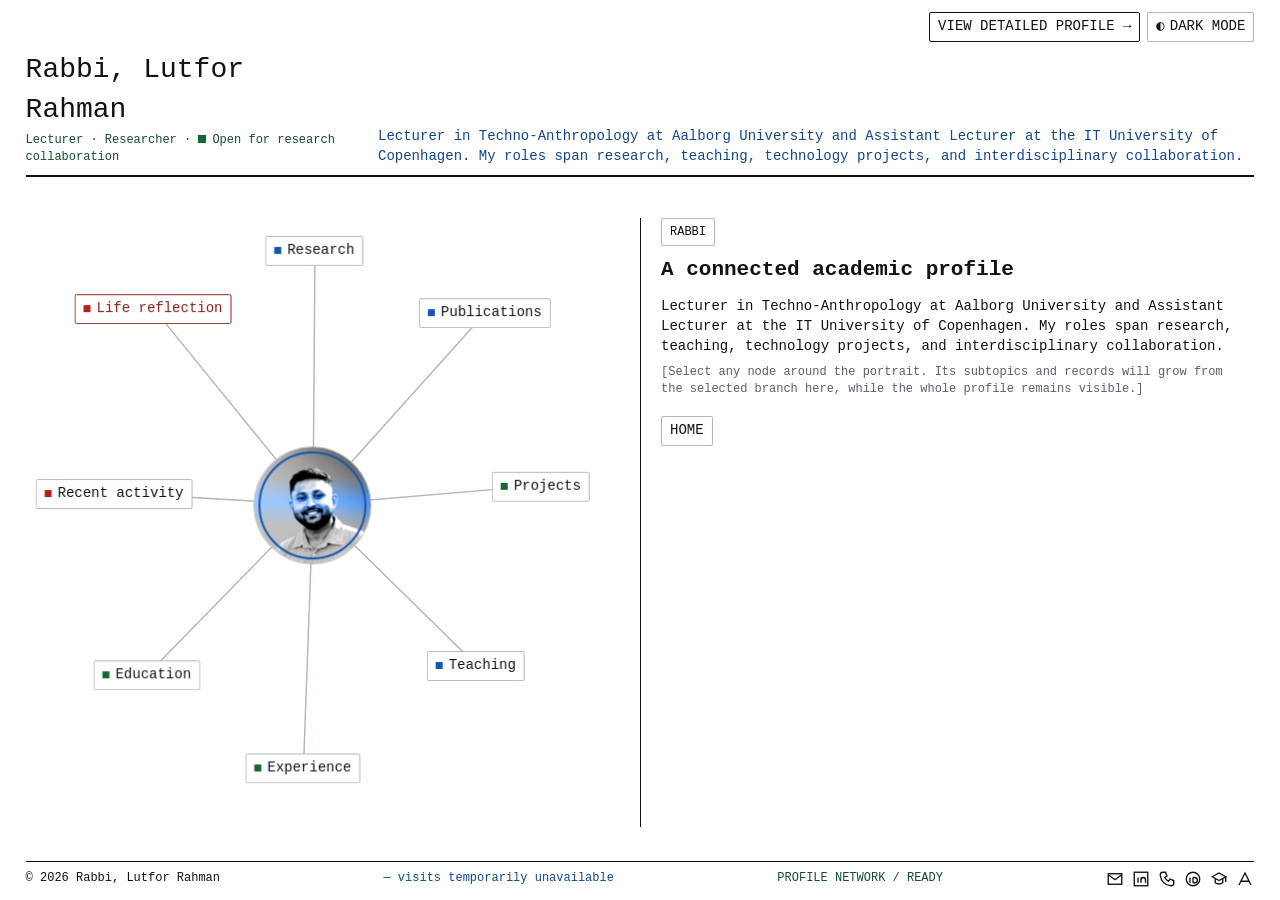
<file: network-home-preview.html>
<!doctype html>
<html lang="en">
  <head>
    <meta charset="utf-8">
    <meta name="viewport" content="width=device-width, initial-scale=1">
    <meta http-equiv="refresh" content="0; url=./">
    <link rel="canonical" href="https://asmrabbi.github.io/">
    <title>Rabbi, Lutfor Rahman | Interactive profile</title>
    <script>window.location.replace("./");</script>
  </head>
  <body><p><a href="./">Open the interactive profile</a></p></body>
</html>
</file>
<file: styles.css>
:root {
  color-scheme: light;
  --page: #ffffff;
  --text: #151515;
  --muted: #595959;
  --soft: #f7f7f7;
  --border: #d9d9d9;
  --strong-border: #a9a9a9;
  --link: #005ea8;
  --link-hover: #003f73;
  --accent-soft: #eef6fb;
  --accent-line: #82b4d7;
  --reflection: #9a4f08;
  --reflection-dark: #713904;
  --reflection-soft: #fff5e5;
  --reflection-line: #d79542;
  --focus: #ffbf47;
  --now-glow: rgba(0, 94, 168, 0.28);
  --max-width: 1080px;
  --font: "Helvetica Neue", Helvetica, Arial, ui-sans-serif, sans-serif;
  --heading-font: "Iowan Old Style", "Palatino Linotype", Palatino, Georgia, ui-serif, serif;
  --map-font: "Avenir Next", Avenir, "Segoe UI", Helvetica, Arial, sans-serif;
  --header-background: rgba(255, 255, 255, 0.97);
  --inverse: #111111;
  --inverse-text: #ffffff;
}

html[data-theme="dark"] {
  color-scheme: dark;
  --page: #111418;
  --text: #f2f4f6;
  --muted: #b6bec7;
  --soft: #1a1f25;
  --border: #343b43;
  --strong-border: #69737e;
  --link: #79c4ff;
  --link-hover: #b4ddff;
  --accent-soft: #18364b;
  --accent-line: #4c8db7;
  --reflection: #a95f22;
  --reflection-dark: #824515;
  --reflection-soft: #2b2119;
  --reflection-line: #d38a47;
  --header-background: rgba(17, 20, 24, 0.97);
  --inverse: #f2f4f6;
  --inverse-text: #111418;
  --now-glow: rgba(121, 196, 255, 0.3);
}

*,
*::before,
*::after {
  box-sizing: border-box;
}

[hidden] {
  display: none !important;
}

html {
  scroll-behavior: smooth;
  scroll-padding-top: 82px;
}

body {
  margin: 0;
  background: var(--page);
  color: var(--text);
  font-family: var(--font);
  font-size: 16px;
  line-height: 1.48;
}

body.menu-open {
  overflow: hidden;
}

img {
  display: block;
  max-width: 100%;
}

a {
  color: var(--link);
  text-decoration-thickness: 1px;
  text-underline-offset: 3px;
}

a:hover {
  color: var(--link-hover);
  text-decoration-thickness: 2px;
}

button,
input,
select {
  font: inherit;
}

:focus-visible {
  outline: 3px solid var(--focus);
  outline-offset: 3px;
}

.container {
  width: min(var(--max-width), calc(100% - 40px));
  margin-inline: auto;
}

.visually-hidden {
  position: absolute;
  width: 1px;
  height: 1px;
  padding: 0;
  margin: -1px;
  overflow: hidden;
  clip: rect(0, 0, 0, 0);
  white-space: nowrap;
  border: 0;
}

.icon-sprite {
  position: absolute;
  width: 0;
  height: 0;
  overflow: hidden;
}

.skip-link {
  position: fixed;
  z-index: 1000;
  top: 10px;
  left: 10px;
  padding: 9px 14px;
  background: #000;
  color: #fff;
  transform: translateY(-160%);
}

.skip-link:focus {
  transform: none;
}

.site-header {
  position: sticky;
  z-index: 100;
  top: 0;
  border-bottom: 1px solid var(--border);
  background: var(--header-background);
  transition: background-color 180ms ease, border-color 180ms ease;
}

.header-row {
  min-height: 62px;
  display: flex;
  align-items: center;
  gap: 30px;
}

.site-name {
  display: grid;
  gap: 1px;
  color: var(--text);
  font-weight: 750;
  line-height: 1.2;
  text-decoration: none;
  white-space: nowrap;
}

.site-name small {
  color: var(--muted);
  font-size: 0.63rem;
  font-weight: 600;
  letter-spacing: 0.055em;
  text-transform: uppercase;
}

.main-nav {
  display: flex;
  align-items: center;
  gap: 22px;
  margin-left: auto;
}

.main-nav a {
  color: var(--text);
  font-size: 0.88rem;
  font-weight: 600;
  text-decoration: none;
}

.main-nav a:hover,
.main-nav a[aria-current="location"] {
  color: var(--link);
  text-decoration: underline;
  text-underline-offset: 6px;
}

.menu-button {
  display: none;
  min-height: 42px;
  padding: 6px 12px;
  border: 1px solid var(--strong-border);
  background: var(--page);
  color: var(--text);
  cursor: pointer;
}

.theme-toggle {
  min-height: 38px;
  display: inline-flex;
  align-items: center;
  gap: 6px;
  padding: 5px 9px;
  border: 1px solid var(--strong-border);
  border-radius: 999px;
  background: var(--page);
  color: var(--text);
  cursor: pointer;
  font-size: 0.75rem;
  font-weight: 700;
}

.view-mode-link {
  min-height: 38px;
  display: inline-flex;
  align-items: center;
  gap: 6px;
  padding: 5px 9px;
  border: 1px solid var(--strong-border);
  border-radius: 999px;
  background: var(--page);
  color: var(--text);
  font-size: 0.75rem;
  font-weight: 700;
  text-decoration: none;
  white-space: nowrap;
}

.view-mode-link:hover,
.view-mode-link:focus-visible {
  border-color: var(--link);
  background: var(--accent-soft);
  color: var(--link-hover);
}

.theme-toggle:hover,
.theme-toggle:focus-visible {
  border-color: var(--link);
  background: var(--accent-soft);
  color: var(--link-hover);
}

.theme-toggle-icon {
  width: 17px;
  height: 17px;
  flex: 0 0 17px;
}

@media (max-width: 1300px) and (min-width: 901px) {
  .header-row { gap: 18px; }
  .view-mode-link {
    width: 38px;
    justify-content: center;
    padding-inline: 6px;
  }
  .view-mode-link span:last-child { display: none; }
}

.hero {
  display: grid;
  grid-template-columns: minmax(255px, 0.68fr) minmax(0, 1.32fr);
  gap: clamp(34px, 5vw, 58px);
  align-items: start;
  padding-block: 42px 38px;
  border-bottom: 1px solid var(--border);
}

.hero-text {
  grid-column: 2;
  grid-row: 1;
}

.kicker,
.section-label,
.status-label,
.course-meta {
  margin: 0 0 8px;
  color: var(--muted);
  font-size: 0.76rem;
  font-weight: 750;
  letter-spacing: 0.07em;
  text-transform: uppercase;
}

.availability-kicker {
  display: flex;
  align-items: center;
  gap: 8px;
  flex-wrap: wrap;
}

.availability-status {
  display: inline-flex;
  align-items: center;
  gap: 7px;
  color: #178446;
  text-shadow: 0 0 12px rgb(34 165 89 / 32%);
}

.availability-dot {
  width: 9px;
  height: 9px;
  flex: 0 0 9px;
  border-radius: 50%;
  background: #22a559;
  box-shadow: 0 0 0 3px rgb(34 165 89 / 14%);
  animation: availability-pulse 2.2s ease-out infinite;
}

@keyframes availability-pulse {
  0%, 45% { box-shadow: 0 0 0 3px rgb(34 165 89 / 14%); }
  75%, 100% { box-shadow: 0 0 0 7px rgb(34 165 89 / 0%); }
}

@media (prefers-reduced-motion: reduce) {
  .availability-dot { animation: none; }
}

h1,
h2,
h3,
p {
  text-wrap: pretty;
}

h1,
h2,
h3 {
  color: #111;
  font-family: var(--heading-font);
  font-weight: 600;
  line-height: 1.22;
}

h1 {
  margin: 0;
  font-size: clamp(2.4rem, 4.4vw, 3.5rem);
  letter-spacing: -0.025em;
}

h2 {
  margin: 0;
  font-size: clamp(1.9rem, 3.8vw, 2.65rem);
  letter-spacing: -0.018em;
}

h3 {
  margin: 0;
  font-size: 1.14rem;
}

.role-line {
  max-width: 760px;
  margin: 10px 0 19px;
  color: #333;
  font-size: 1.18rem;
  font-weight: 600;
}

.hero-text > p:not(.kicker):not(.role-line) {
  max-width: 760px;
}

.intro {
  font-size: 1.08rem;
}

.intro-explorer {
  max-width: 760px;
  padding: 13px 14px 14px;
  margin-top: 15px;
  border: 1px solid var(--border);
  background: var(--soft);
}

.intro-explorer-title {
  margin: 0 0 10px;
  color: var(--muted);
  font-size: 0.72rem;
  font-weight: 750;
  letter-spacing: 0.065em;
  text-transform: uppercase;
}

.intro-steps {
  display: flex;
  flex-wrap: wrap;
  gap: 7px;
}

.intro-step {
  min-height: 38px;
  padding: 6px 11px;
  border: 1px solid var(--strong-border);
  background: #fff;
  color: #222;
  cursor: pointer;
  font-size: 0.82rem;
  font-weight: 700;
}

.intro-step span {
  margin-right: 5px;
  color: var(--muted);
  font-size: 0.7rem;
}

.intro-step:hover,
.intro-step:focus-visible,
.intro-step.active {
  border-color: #111;
  background: #111;
  color: #fff;
}

.intro-step:hover span,
.intro-step:focus-visible span,
.intro-step.active span {
  color: #ccc;
}

.intro-detail {
  min-height: 44px;
  margin: 10px 0 0;
  color: var(--muted);
  font-size: 0.9rem;
}

.intro-detail strong {
  color: var(--text);
}

.profile-links,
.keyword-list,
.plain-list {
  padding: 0;
  list-style: none;
}

.profile-links {
  display: flex;
  flex-wrap: wrap;
  gap: 9px;
  margin: 18px 0 0;
}

.profile-links a {
  display: inline-flex;
  min-height: 39px;
  align-items: center;
  gap: 7px;
  padding: 6px 10px;
  border: 1px solid var(--border);
  border-radius: 4px;
  color: #222;
  font-size: 0.83rem;
  font-weight: 650;
  text-decoration: none;
}

.profile-links a:hover {
  border-color: #111;
  background: var(--soft);
  color: #111;
}

.profile-icon {
  width: 18px;
  height: 18px;
  flex: 0 0 18px;
  fill: currentColor;
}

.profile-logo {
  width: 52px;
  height: 22px;
  flex: 0 0 52px;
  object-fit: contain;
}

.icon-only-links {
  gap: 10px;
}

.icon-only-links a {
  position: relative;
  width: 44px;
  min-height: 44px;
  justify-content: center;
  padding: 7px;
}

.icon-only-links .profile-logo {
  width: 34px;
  height: 20px;
  flex-basis: 34px;
}

.hero-actions {
  display: flex;
  flex-wrap: wrap;
  gap: 9px;
  padding: 0;
  margin: 18px 0 0;
  list-style: none;
}

.hero-actions a {
  display: inline-flex;
  min-height: 42px;
  align-items: center;
  justify-content: center;
  padding: 7px 18px;
  border: 1px solid #111;
  border-radius: 999px;
  color: #111;
  font-size: 0.84rem;
  font-weight: 700;
  text-decoration: none;
}

.hero-actions li:first-child a,
.hero-actions a:hover {
  background: #111;
  color: #fff;
}

.hero-interests {
  padding-top: 20px;
  margin-top: 25px;
  border-top: 1px solid var(--border);
}

.hero-interests h2 {
  font-size: 0.82rem;
  letter-spacing: 0.055em;
  text-transform: uppercase;
}

.hero-interests ul {
  display: grid;
  grid-template-columns: repeat(2, minmax(0, 1fr));
  gap: 6px 24px;
  padding-left: 18px;
  margin: 12px 0 0;
  color: var(--muted);
  font-size: 0.9rem;
}

.profile-card {
  grid-column: 1;
  grid-row: 1;
  border: 1px solid #111;
  background: var(--soft);
}

.profile-photo {
  margin: 0;
}

.profile-photo img {
  width: 100%;
  height: 285px;
  object-fit: cover;
  object-position: 50% 30%;
}

.profile-card-body {
  padding: 17px 18px;
  border-top: 1px solid #111;
}

.profile-card-body p {
  margin: 5px 0 0;
  color: var(--muted);
  font-size: 0.82rem;
  line-height: 1.45;
}

.profile-card-body .profile-card-name {
  margin: 0 0 12px;
  color: #111;
  font-size: 1.05rem;
  font-weight: 750;
}

.profile-card-body .profile-card-location {
  padding-top: 12px;
  margin-top: 14px;
  border-top: 1px solid var(--border);
}

.section {
  padding-block: 30px;
  border-bottom: 1px solid var(--border);
}

.section-heading {
  max-width: 820px;
  margin-bottom: 16px;
}

.section-heading > p:last-child:not(.section-label) {
  margin: 8px 0 0;
  color: var(--muted);
}

.now-section {
  position: relative;
  padding-block: 20px;
}

.now-meta {
  display: flex;
  align-items: center;
  justify-content: space-between;
  gap: 14px;
  margin-bottom: 9px;
}

.now-marker {
  display: inline-flex;
  align-items: center;
  gap: 7px;
  color: var(--link);
  font-size: 0.7rem;
  font-weight: 800;
  letter-spacing: 0.11em;
  text-transform: uppercase;
}

.now-updated {
  color: var(--muted);
  font-size: 0.72rem;
  font-weight: 650;
  letter-spacing: 0.025em;
}

.now-marker span {
  width: 8px;
  height: 8px;
  border-radius: 50%;
  background: #d62f2f;
  box-shadow: 0 0 0 5px rgba(214, 47, 47, 0.12);
  animation: now-pulse 1.8s ease-in-out infinite;
}

@keyframes now-pulse {
  50% { box-shadow: 0 0 0 9px rgba(214, 47, 47, 0); }
}

.now-feature {
  position: relative;
  display: grid;
  grid-template-columns: minmax(0, 1.55fr) minmax(245px, 0.65fr);
  gap: 28px;
  align-items: end;
  padding: 18px 20px;
  border: 1px solid var(--strong-border);
  border-left: 4px solid var(--link);
  background: linear-gradient(115deg, var(--accent-soft), var(--page) 68%);
}

.now-feature::before {
  position: absolute;
  z-index: 0;
  inset: -3px;
  border: 1px solid var(--link);
  box-shadow: 0 0 24px var(--now-glow);
  content: "";
  opacity: 0.28;
  pointer-events: none;
  animation: now-feature-glow 2.8s ease-in-out infinite;
}

.now-feature:hover::before {
  opacity: 0.72;
  animation-play-state: paused;
}

@keyframes now-feature-glow {
  0%, 100% {
    opacity: 0.24;
    transform: scale(1);
  }
  50% {
    opacity: 0.82;
    transform: scale(1.006);
  }
}

.now-copy h2 {
  max-width: 760px;
  margin-top: 3px;
  font-size: clamp(1.5rem, 3vw, 2.2rem);
}

.now-copy > p:last-child {
  max-width: 760px;
  margin: 9px 0 0;
  color: var(--muted);
}

.now-action {
  border-left: 1px solid var(--border);
  padding-left: 20px;
}

.now-action p {
  display: grid;
  gap: 2px;
  margin: 0 0 13px;
  color: var(--muted);
  font-size: 0.82rem;
}

.now-action strong {
  color: var(--text);
  font-size: 1rem;
}

.now-link {
  display: inline-flex;
  align-items: center;
  gap: 8px;
  color: var(--text);
  font-weight: 750;
  text-decoration-color: var(--link);
  text-decoration-thickness: 2px;
  text-underline-offset: 5px;
}

.now-link:hover,
.now-link:focus-visible {
  color: var(--link);
}

.now-share-linkedin {
  min-height: 38px;
  display: inline-flex;
  align-items: center;
  gap: 8px;
  padding: 7px 11px;
  margin-top: 15px;
  border: 1px solid #0a66c2;
  background: #0a66c2;
  color: #fff;
  cursor: pointer;
  font: inherit;
  font-size: 0.78rem;
  font-weight: 750;
}

.now-share-linkedin:hover,
.now-share-linkedin:focus-visible {
  border-color: #004182;
  background: #004182;
}

.now-share-linkedin .profile-icon {
  width: 17px;
  height: 17px;
}

.now-share-help,
.now-share-status {
  margin: 7px 0 0 !important;
  color: var(--muted);
  font-size: 0.72rem;
  line-height: 1.4;
}

.now-share-status {
  color: var(--text);
  font-weight: 700;
}

.split-heading {
  max-width: none;
  display: flex;
  align-items: end;
  justify-content: space-between;
  gap: 30px;
}

.split-heading > p,
.split-heading > a {
  max-width: 360px;
  margin: 0 0 4px;
}

.two-column {
  display: grid;
  grid-template-columns: minmax(0, 0.85fr) minmax(0, 1.15fr);
  gap: clamp(50px, 8vw, 95px);
}

.research-summary {
  display: grid;
  gap: 14px;
  min-width: 0;
}

.research-intro {
  max-width: 900px;
}

.research-intro p {
  margin: 0;
}

.research-domains {
  display: grid;
  grid-template-columns: minmax(0, 0.95fr) minmax(0, 1.05fr);
  border: 1px solid var(--border);
}

.domain-tabs {
  display: grid;
  align-content: start;
  border-right: 1px solid var(--border);
}

.domain-tab {
  min-height: 43px;
  padding: 9px 13px;
  border: 0;
  border-bottom: 1px solid var(--border);
  background: #fff;
  color: var(--text);
  cursor: pointer;
  font-size: 0.84rem;
  font-weight: 700;
  line-height: 1.35;
  text-align: left;
}

.domain-tab:last-child {
  border-bottom: 0;
}

.domain-tab:hover,
.domain-tab:focus-visible {
  background: var(--link);
  color: #fff;
}

.domain-tab.active {
  background: #111;
  color: #fff;
}

.domain-detail {
  display: grid;
  align-content: center;
  min-height: 150px;
  padding: 15px 18px;
  background: var(--soft);
}

.domain-detail h3 {
  font-size: 1.05rem;
}

.domain-detail p {
  margin: 7px 0 0;
  color: var(--muted);
  font-size: 0.84rem;
  line-height: 1.5;
}

.prose p:first-child {
  margin-top: 0;
}

.research-areas {
  margin: 0;
  border-top: 1px solid var(--border);
}

.research-areas div {
  padding: 17px 0;
  border-bottom: 1px solid var(--border);
}

.research-areas dt {
  font-weight: 750;
}

.research-areas dd {
  margin: 3px 0 0;
  color: var(--muted);
}

.direction-box,
.retech-box {
  padding: 18px 20px;
  margin-top: 22px;
  border: 1px solid var(--strong-border);
}

.direction-box p {
  max-width: 900px;
}

.direction-list {
  display: grid;
  grid-template-columns: repeat(2, minmax(0, 1fr));
  gap: 12px 28px;
  padding: 18px 0;
  margin: 20px 0;
  border-top: 1px solid var(--border);
  border-bottom: 1px solid var(--border);
  list-style: none;
}

.direction-list li {
  color: var(--muted);
}

.direction-list strong {
  color: var(--text);
}

.keyword-list {
  display: flex;
  flex-wrap: wrap;
  gap: 5px;
  margin: 11px 0 0;
}

.keyword-list li {
  padding: 3px 8px;
  border: 1px solid var(--border);
  background: var(--soft);
  color: var(--text);
  font-size: 0.76rem;
  line-height: 1.45;
}

.map-toolbar {
  display: flex;
  align-items: center;
  gap: 18px;
  margin-bottom: 14px;
}

.research-map-compact {
  width: 100%;
  min-width: 0;
  max-width: 100%;
  margin-top: 2px;
}

.research-map-compact .map-toolbar {
  gap: 12px;
  margin-bottom: 8px;
}

.research-map-compact .map-toolbar p {
  font-size: 0.76rem;
}

.research-map-compact .small-button {
  min-height: 31px;
  padding: 3px 9px;
  font-size: 0.75rem;
  white-space: nowrap;
}

.map-toolbar p {
  margin: 0;
  color: var(--muted);
  font-size: 0.86rem;
}

.small-button,
.filter-button {
  min-height: 39px;
  padding: 6px 12px;
  border: 1px solid var(--strong-border);
  background: #fff;
  color: #111;
  cursor: pointer;
  font-size: 0.84rem;
  font-weight: 650;
}

.small-button:hover,
.filter-button:hover {
  border-color: var(--link);
  background: var(--link);
  color: #fff;
}


.filter-button.active {
  background: #111;
  color: #fff;
}

.research-map-frame {
  width: min(900px, 100%);
  min-width: 0;
  max-width: 100%;
  overflow-x: auto;
  border: 1px solid var(--border);
  background: #fbfbfb;
}

#research-network {
  display: block;
  min-width: 700px;
  width: 100%;
  max-width: 900px;
  min-height: 0;
  aspect-ratio: 2 / 1;
}

.network-edge {
  fill: none;
  stroke: #111;
  stroke-width: 0.75;
  opacity: 0.28;
  transition: stroke 120ms ease, opacity 120ms ease, stroke-width 120ms ease;
}

#research-network.is-idle .network-edge {
  opacity: 0.06;
}

#research-network.is-idle .network-node {
  opacity: 0.5;
}

#research-network.show-all .network-edge {
  opacity: 0.28;
}

#research-network.show-all .network-node {
  opacity: 1;
}

.network-node {
  cursor: pointer;
  outline: none;
}

.network-node rect {
  fill: #fff;
  stroke: #222;
  stroke-width: 0.9;
  transition: fill 120ms ease, stroke 120ms ease, opacity 120ms ease;
}

.network-node text {
  fill: #171717;
  font-family: var(--font);
  font-size: 12.5px;
  font-weight: 650;
  letter-spacing: 0;
  pointer-events: none;
}

.network-node.topic text {
  font-family: var(--heading-font);
  font-size: 13.5px;
  font-weight: 700;
}

.network-node:hover rect,
.network-node:focus rect {
  fill: var(--accent-soft);
  stroke: var(--link);
  stroke-width: 2;
}

#research-network.has-selection .network-edge,
#research-network.has-selection .network-node {
  opacity: 0.1;
}

#research-network.has-selection .network-edge.connected,
#research-network.has-selection .network-node.connected,
#research-network.has-selection .network-node.selected {
  opacity: 1;
}

.network-edge.connected {
  stroke: #111;
  stroke-width: 1.2;
}

.network-node.selected rect,
.network-node.connected rect {
  stroke: #111;
}

.network-node.selected rect {
  fill: #111;
  stroke-width: 1.5;
}

.network-node.selected text {
  fill: #fff;
}

.profile-orbit {
  overflow: hidden;
  border-top: 1px solid var(--strong-border);
  border-bottom: 1px solid var(--strong-border);
  background: linear-gradient(180deg, #fff 0%, #fafafa 55%, #fff 100%);
}

#keyword-network {
  display: block;
  width: 100%;
  max-height: 440px;
  aspect-ratio: 43 / 22;
}

.avatar-pulse {
  fill: none;
  stroke: var(--link);
  stroke-width: 1;
  opacity: 0;
  transform-box: fill-box;
  transform-origin: center;
  animation: avatar-breathe 3.1s ease-out infinite;
}

.avatar-pulse-two {
  stroke: #333;
  animation-delay: 1.55s;
}

.profile-orbit.is-paused .avatar-pulse {
  animation-play-state: paused;
}

@keyframes avatar-breathe {
  0% { opacity: 0; transform: scale(0.82); }
  35% { opacity: 0.28; }
  100% { opacity: 0; transform: scale(1.16); }
}

.orbit-avatar-border {
  fill: none;
  stroke: #111;
  stroke-width: 2;
  transition: stroke 160ms ease, stroke-width 160ms ease;
}

.orbit-avatar-home {
  cursor: pointer;
  outline: none;
}

.orbit-avatar {
  opacity: 0;
  filter: saturate(0.96);
  transform-box: fill-box;
  transform-origin: center;
  transition: opacity 240ms ease, filter 180ms ease;
}

.orbit-avatar.is-active {
  opacity: 1;
  animation: orbit-avatar-idle 4.2s ease-in-out infinite;
}

.profile-orbit.avatar-just-changed .orbit-avatar.is-active {
  animation: orbit-avatar-pop 520ms cubic-bezier(0.2, 0.75, 0.25, 1), orbit-avatar-idle 4.2s ease-in-out 520ms infinite;
}

.profile-orbit.is-avatar-preview .orbit-avatar.is-active {
  filter: saturate(1.08) contrast(1.02);
}

.profile-orbit[data-active-section="reflection"] .orbit-avatar.is-active {
  filter: sepia(0.2) saturate(1.08) contrast(1.02) brightness(1.02);
}

.profile-orbit[data-active-section="reflection"] .orbit-avatar-border {
  stroke: var(--reflection);
}

.orbit-avatar-home:hover .orbit-avatar.is-active,
.orbit-avatar-home:focus .orbit-avatar.is-active {
  animation: orbit-avatar-react 720ms ease-in-out infinite alternate;
}

.orbit-avatar-home:hover .orbit-avatar-border,
.orbit-avatar-home:focus .orbit-avatar-border {
  stroke: var(--link);
  stroke-width: 4;
}

@keyframes orbit-avatar-idle {
  0%, 100% { transform: translateY(0) scale(1); }
  50% { transform: translateY(-1.8px) scale(1.018); }
}

@keyframes orbit-avatar-pop {
  0% { opacity: 0.2; transform: scale(0.84) rotate(-2deg); }
  64% { opacity: 1; transform: scale(1.08) rotate(1deg); }
  100% { opacity: 1; transform: scale(1) rotate(0); }
}

@keyframes orbit-avatar-react {
  from { transform: translateY(0) scale(1.01) rotate(-0.8deg); }
  to { transform: translateY(-2.5px) scale(1.055) rotate(0.8deg); }
}

.orbit-edge {
  stroke: #a9a9a9;
  stroke-width: 0.8;
  opacity: 0.5;
  transition: opacity 220ms ease, stroke 220ms ease;
}

.orbit-edge.dimmed {
  opacity: 0.07;
}

.orbit-edge.topic-edge {
  stroke: #111;
  stroke-width: 1;
  opacity: 0.72;
}

.orbit-edge.shared {
  stroke-dasharray: 3 4;
  opacity: 0.28;
}

.orbit-node {
  cursor: pointer;
  outline: none;
  transition: opacity 220ms ease;
}

.orbit-node rect {
  fill: #fff;
  stroke: #555;
  stroke-width: 1;
  transform-box: fill-box;
  transform-origin: center;
  transition: fill 150ms ease, stroke 150ms ease, transform 150ms ease;
}

.orbit-node text {
  fill: #171717;
  font-family: var(--map-font);
  font-size: 13px;
  font-weight: 700;
  pointer-events: none;
  text-anchor: middle;
}

.orbit-node.secondary text {
  font-size: 10.5px;
  font-weight: 600;
}

.orbit-node:hover rect,
.orbit-node:focus rect {
  fill: var(--link);
  stroke: var(--link);
  transform: scale(1.055);
}

.orbit-node:hover text,
.orbit-node:focus text {
  fill: #fff;
}

.orbit-node.selected rect {
  fill: #111;
  stroke: #111;
}

.orbit-node.selected text {
  fill: #fff;
}

.orbit-node.primary[data-category="reflection"] rect {
  fill: var(--reflection-soft);
  stroke: var(--reflection);
}

.orbit-node.primary[data-category="reflection"] text {
  fill: var(--reflection-dark);
}

.orbit-node.primary[data-category="reflection"]:hover rect,
.orbit-node.primary[data-category="reflection"]:focus rect,
.orbit-node.primary[data-category="reflection"].selected rect {
  fill: var(--reflection);
  stroke: var(--reflection);
}

.orbit-node.primary[data-category="reflection"]:hover text,
.orbit-node.primary[data-category="reflection"]:focus text,
.orbit-node.primary[data-category="reflection"].selected text {
  fill: #fff;
}

.orbit-branch-marker {
  fill: var(--link);
  pointer-events: none;
}

.orbit-node:hover .orbit-branch-marker,
.orbit-node:focus .orbit-branch-marker,
.orbit-node.selected .orbit-branch-marker {
  fill: #fff;
}

.orbit-node.related rect {
  stroke: #111;
  stroke-width: 1.5;
}

.profile-orbit.has-category-selection .orbit-node.primary:not(.selected) {
  opacity: 0.14;
}

.profile-orbit.has-category-selection .orbit-node.secondary rect {
  stroke: #111;
}

.profile-orbit.has-category-selection .orbit-node.secondary text {
  fill: #111;
}

.profile-orbit.has-category-selection .orbit-node.secondary:hover text,
.profile-orbit.has-category-selection .orbit-node.secondary:focus text,
.profile-orbit.has-category-selection .orbit-node.secondary.selected text {
  fill: #fff;
}

.life-reflection {
  position: relative;
  max-width: 850px;
  margin: -12px auto 16px;
  padding: 20px 30px 22px;
  border: 1px solid #ecd7b8;
  border-left: 4px solid var(--reflection-line);
  background: linear-gradient(135deg, #fffaf2 0%, #fff 70%);
  box-shadow: 0 10px 28px rgba(113, 57, 4, 0.07);
}

.life-reflection[hidden] {
  display: none;
}

.life-reflection::before {
  position: absolute;
  top: 14px;
  right: 22px;
  color: #ead6b6;
  content: "“";
  font-family: Georgia, serif;
  font-size: 4.5rem;
  line-height: 1;
}

.life-reflection-label {
  margin: 0 0 2px;
  color: var(--reflection);
  font-size: 0.72rem;
  font-weight: 800;
  letter-spacing: 0.12em;
  text-transform: uppercase;
}

.life-reflection-meta {
  display: flex;
  align-items: baseline;
  flex-wrap: wrap;
  gap: 5px 12px;
  margin: 0 0 2px;
}

.life-reflection-meta .life-reflection-label {
  margin: 0;
}

.life-reflection-date {
  color: var(--muted);
  font-size: 0.72rem;
  font-weight: 700;
  letter-spacing: 0.04em;
}

.life-reflection h3 {
  margin: 0 0 12px;
  color: #372416;
  font-family: var(--heading-font);
  font-size: clamp(1.45rem, 3vw, 2rem);
  font-weight: 500;
}

.life-reflection-prose {
  columns: 2;
  column-gap: 34px;
  color: #4c3a2c;
  font-family: Georgia, "Times New Roman", serif;
  font-size: 0.95rem;
  line-height: 1.58;
}

.life-reflection-prose p {
  margin: 0 0 0.9em;
  break-inside: avoid;
}

.life-reflection-more {
  min-height: 36px;
  margin-top: 4px;
  padding: 7px 13px;
  border: 1px solid var(--reflection);
  background: var(--reflection);
  color: #fff;
  cursor: default;
  font-size: 0.78rem;
  font-weight: 750;
  letter-spacing: 0.01em;
}

.life-reflection-more:hover,
.life-reflection-more:focus-visible {
  background: var(--reflection-dark);
}

.orbit-status {
  display: flex;
  min-height: 62px;
  align-items: center;
  justify-content: space-between;
  gap: 20px;
  padding: 9px 13px;
  border-top: 1px solid var(--border);
  background: #fff;
  box-shadow: inset 0 2px 0 var(--accent-line);
}

.orbit-status-copy {
  min-width: 0;
  display: grid;
  gap: 3px;
}

.orbit-breadcrumbs {
  display: flex;
  min-width: 0;
  align-items: center;
  flex-wrap: wrap;
  gap: 2px 5px;
  color: var(--muted);
  font-size: 0.72rem;
  font-weight: 700;
}

.orbit-crumb {
  padding: 0;
  border: 0;
  background: transparent;
  color: var(--link);
  cursor: pointer;
  font: inherit;
  text-decoration: none;
}

button.orbit-crumb:hover,
button.orbit-crumb:focus-visible {
  color: var(--link-hover);
  text-decoration: underline;
  text-underline-offset: 3px;
}

.orbit-crumb.current {
  color: var(--text);
  cursor: default;
}

.orbit-crumb-separator {
  color: var(--strong-border);
}

.orbit-status p {
  margin: 0;
  color: var(--muted);
  font-size: 0.84rem;
}

.orbit-status strong {
  color: var(--text);
}

.orbit-status a {
  flex: 0 0 auto;
  font-size: 0.82rem;
  font-weight: 700;
}

.orbit-status-actions {
  display: flex;
  flex: 0 0 auto;
  align-items: center;
  gap: 12px;
}

.orbit-back {
  min-height: 32px;
  padding: 4px 10px;
  border: 1px solid var(--strong-border);
  background: #fff;
  color: var(--text);
  cursor: pointer;
  font-size: 0.76rem;
  font-weight: 700;
}

.orbit-back:hover,
.orbit-back:focus-visible {
  border-color: #111;
  background: #111;
  color: #fff;
}

.section-toggle {
  display: block;
  min-height: 40px;
  padding: 7px 13px;
  margin: 15px auto 0;
  border: 1px solid var(--strong-border);
  background: #fff;
  color: var(--text);
  cursor: pointer;
  font-size: 0.82rem;
  font-weight: 700;
}

.section-toggle:hover,
.section-toggle:focus-visible {
  border-color: var(--link);
  background: var(--link);
  color: #fff;
}

.inline-toggle {
  margin: 0;
}

.map-reveal-button {
  display: inline-grid;
  gap: 2px;
  padding: 10px 16px 10px 19px;
  border-color: #111;
  background: #111;
  box-shadow: inset 4px 0 0 var(--link);
  color: #fff;
  text-align: left;
}

.map-reveal-button:hover,
.map-reveal-button:focus-visible {
  border-color: var(--link);
  background: var(--link);
}

.map-reveal-kicker {
  color: #b9d7ee;
  font-size: 0.64rem;
  font-weight: 750;
  letter-spacing: 0.08em;
  text-transform: uppercase;
}

.map-reveal-label {
  font-size: 0.9rem;
}

.term-highlight {
  text-decoration: underline 3px var(--link);
  text-decoration-skip-ink: auto;
  text-underline-offset: 4px;
}

.publication-list {
  padding: 0;
  margin: 0;
  border-top: 1px solid var(--border);
  list-style: none;
}

.publication-list > li {
  display: grid;
  grid-template-columns: 72px 1fr;
  gap: 18px;
  padding: 14px 0;
  border-bottom: 1px solid var(--border);
  transition: background-color 160ms ease, box-shadow 160ms ease;
}

.publication-list > li:hover,
.project-list article:hover,
.featured-project:hover,
.course:hover,
.experience-list > li:hover,
.updates-list article:hover,
.background-grid > div:hover {
  background: var(--accent-soft);
  box-shadow: inset 3px 0 0 var(--link);
}

.publication-year {
  color: var(--muted);
  font-weight: 700;
}

.publication-list h3 {
  max-width: 900px;
}

.publication-list p {
  margin: 7px 0 0;
}

.publication-tags {
  color: var(--muted);
  font-size: 0.82rem;
}

.subsection-title {
  margin-top: 28px;
  font-size: 1.35rem;
}

.subsection-heading {
  margin-top: 28px;
}

.subsection-heading h3 {
  font-size: 1.35rem;
}

.subsection-heading p {
  margin: 6px 0 16px;
  color: var(--muted);
}

.secondary-publications {
  border-top-color: var(--strong-border);
}

.work-grid,
.project-list,
.course-grid,
.background-grid {
  display: grid;
  grid-template-columns: repeat(2, minmax(0, 1fr));
  gap: 13px;
}

.work-grid {
  grid-template-columns: repeat(3, minmax(0, 1fr));
  margin-top: 13px;
}

.work-grid article,
.project-list article,
.course {
  padding: 14px;
  border: 1px solid var(--border);
  transition: background-color 160ms ease, border-color 160ms ease, box-shadow 160ms ease;
}

.work-grid p:last-child,
.project-list p:not(.status-label):not(.publication-tags),
.course > p:not(.course-meta) {
  color: var(--muted);
}

.featured-project {
  display: block;
  padding: 15px;
  border: 1px solid var(--border);
  transition: background-color 160ms ease, border-color 160ms ease, box-shadow 160ms ease;
}

.featured-project-text > p:not(.status-label) {
  max-width: 920px;
}

.compact-facts {
  margin: 13px 0;
}

.compact-facts div {
  display: grid;
  grid-template-columns: 110px 1fr;
  gap: 12px;
  padding: 7px 0;
  border-top: 1px solid var(--border);
}

.compact-facts div:last-child {
  border-bottom: 1px solid var(--border);
}

.compact-facts dt {
  font-size: 0.8rem;
  font-weight: 750;
}

.compact-facts dd {
  margin: 0;
  color: var(--muted);
}

.cycle-timeline {
  display: grid;
  grid-template-columns: repeat(3, minmax(0, 1fr));
  padding: 0;
  margin: 13px 0;
  border-top: 1px solid var(--strong-border);
  border-left: 1px solid var(--border);
  list-style: none;
}

.cycle-timeline li {
  display: grid;
  align-content: start;
  gap: 2px;
  min-height: 108px;
  padding: 10px;
  border-right: 1px solid var(--border);
  border-bottom: 1px solid var(--border);
}

.cycle-timeline span {
  color: var(--muted);
  font-size: 0.72rem;
  font-weight: 750;
  letter-spacing: 0.05em;
  text-transform: uppercase;
}

.cycle-timeline strong {
  font-family: var(--heading-font);
  font-size: 1.05rem;
}

.cycle-timeline time,
.cycle-timeline small {
  color: var(--muted);
  font-size: 0.76rem;
  line-height: 1.45;
}

.project-list {
  margin-top: 13px;
}

.project-tabs {
  display: flex;
  flex-wrap: wrap;
  gap: 8px;
  margin-bottom: 11px;
}

.project-tab {
  min-height: 39px;
  padding: 6px 13px;
  border: 1px solid var(--strong-border);
  background: #fff;
  color: var(--text);
  cursor: pointer;
  font-size: 0.8rem;
  font-weight: 700;
}

.project-tab:hover,
.project-tab:focus-visible {
  border-color: var(--link);
  background: var(--link);
  color: #fff;
}

.project-tab.active {
  border-color: #111;
  background: #111;
  color: #fff;
}

.professional-project-list {
  grid-template-columns: minmax(0, 1fr);
}

.professional-portfolio {
  display: grid;
  grid-template-columns: minmax(210px, 0.55fr) minmax(0, 1.45fr);
  gap: 4px 25px;
}

.professional-portfolio > .status-label,
.professional-portfolio > h3,
.professional-portfolio > p {
  grid-column: 1;
}

.professional-portfolio > h3 {
  margin: 2px 0 7px;
}

.professional-portfolio > p:not(.status-label) {
  margin: 0;
}

.portfolio-projects {
  grid-column: 2;
  grid-row: 1 / span 4;
  display: grid;
  grid-template-columns: repeat(2, minmax(0, 1fr));
  gap: 0 18px;
}

.portfolio-projects section {
  padding: 8px 0 10px;
  border-top: 1px solid var(--border);
}

.portfolio-projects h4 {
  margin: 0;
  color: var(--text);
  font-family: var(--heading-font);
  font-size: 1rem;
  line-height: 1.3;
}

.portfolio-projects p {
  margin: 5px 0 0;
  color: var(--muted);
  font-size: 0.84rem;
}

.portfolio-projects .publication-tags {
  font-size: 0.73rem;
}

.professional-portfolio-single .portfolio-projects {
  grid-template-columns: minmax(0, 1fr);
}

.single-project {
  grid-template-columns: minmax(0, 1fr);
}

.single-project article {
  max-width: none;
}

.retech-box {
  display: grid;
  grid-template-columns: minmax(250px, 0.65fr) minmax(0, 1.35fr);
  gap: 28px;
  margin-top: 0;
  border-color: #7f7f7f;
}

.affiliation {
  color: var(--muted);
}

.link-row {
  display: flex;
  flex-wrap: wrap;
  gap: 10px 22px;
}

.filter-buttons {
  display: flex;
  gap: 8px;
  margin-bottom: 14px;
}

.teaching-intro {
  max-width: 840px;
  margin: -7px 0 17px;
  color: var(--muted);
}

.institution-strip {
  display: grid;
  grid-template-columns: repeat(3, minmax(0, 1fr));
  gap: 12px;
  margin-bottom: 24px;
}

.institution-card {
  min-height: 96px;
  display: flex;
  align-items: center;
  gap: 15px;
  padding: 14px 16px;
  border: 1px solid var(--border);
  color: #222;
  text-decoration: none;
}

.institution-card:hover {
  border-color: #111;
  color: #111;
}

.institution-card img {
  max-width: 145px;
  max-height: 52px;
  flex: 0 1 145px;
  object-fit: contain;
}

.institution-card span {
  color: inherit;
  font-size: 0.75rem;
  font-weight: 650;
  line-height: 1.35;
}

.institution-card.itu {
  background: #111;
  color: #fff;
}

.institution-card.itu:hover {
  border-color: #111;
  color: #fff;
}

.institution-card.itu img {
  max-width: 155px;
  max-height: 28px;
}

.institution-card.dtu img {
  max-width: 40px;
  max-height: 58px;
  flex-basis: 40px;
}

.course-grid {
  align-items: stretch;
}

.course[hidden] {
  display: none;
}

.course h3 a {
  color: #111;
}

.course h3 a:hover {
  color: var(--link);
}

.course .keyword-list {
  margin-top: 10px;
}

.course-semesters {
  display: flex;
  align-items: baseline;
  flex-wrap: wrap;
  gap: 5px 9px;
  padding: 7px 0;
  margin: 10px 0 7px !important;
  border-top: 1px solid var(--border);
  border-bottom: 1px solid var(--border);
  font-size: 0.82rem;
}

.course-semesters strong {
  color: #222;
  font-size: 0.7rem;
  letter-spacing: 0.055em;
  text-transform: uppercase;
}

.course-links {
  display: flex;
  align-items: baseline;
  flex-wrap: wrap;
  gap: 6px 11px;
  padding: 7px 8px;
  margin: 0 0 10px;
  background: var(--soft);
  font-size: 0.8rem;
}

.course-links > strong {
  color: #222;
  font-size: 0.69rem;
  letter-spacing: 0.055em;
  text-transform: uppercase;
}

.course-links ul {
  display: flex;
  flex-wrap: wrap;
  gap: 5px 14px;
  padding: 0;
  margin: 0;
  list-style: none;
}

.course-links a {
  font-weight: 650;
}

.updates-list {
  border-top: 1px solid var(--border);
}

.experience-list {
  padding: 0;
  margin: 0;
  border-top: 1px solid var(--strong-border);
  list-style: none;
}

.experience-list > li {
  display: grid;
  grid-template-columns: 150px minmax(190px, 0.75fr) minmax(0, 1.25fr);
  grid-template-rows: auto auto;
  column-gap: 22px;
  row-gap: 3px;
  padding: 14px 0;
  border-bottom: 1px solid var(--border);
  transition: background-color 160ms ease, box-shadow 160ms ease;
}

.experience-list h3 {
  grid-column: 2;
  grid-row: 1;
  margin: 0;
}

.experience-list p {
  margin: 0;
}

.experience-list .experience-date {
  grid-column: 1;
  grid-row: 1 / span 2;
  margin: 0;
  color: var(--muted);
  font-size: 0.76rem;
  font-weight: 700;
  letter-spacing: 0.045em;
  text-transform: uppercase;
}

.experience-org {
  grid-column: 2;
  grid-row: 2;
  color: #333;
  font-size: 0.9rem;
  font-weight: 650;
}

.experience-list p:not(.experience-date):not(.experience-org):not(.publication-tags) {
  grid-column: 3;
  grid-row: 1;
  color: var(--muted);
}

.experience-list .publication-tags {
  grid-column: 3;
  grid-row: 2;
}

.academic-experience-list {
  display: grid;
  grid-template-columns: repeat(2, minmax(0, 1fr));
  gap: 11px;
  border-top: 0;
}

.academic-experience-list > li {
  display: block;
  min-width: 0;
  padding: 14px 15px;
  border: 1px solid var(--border);
  border-left: 3px solid var(--link);
}

.academic-experience-list .experience-date,
.academic-experience-list h3,
.academic-experience-list .experience-org,
.academic-experience-list p:not(.experience-date):not(.experience-org):not(.publication-tags),
.academic-experience-list .publication-tags {
  display: block;
  margin: 0;
}

.academic-experience-list h3 {
  margin-top: 5px;
}

.academic-experience-list .experience-org {
  margin-top: 3px;
}

.academic-experience-list p:not(.experience-date):not(.experience-org) {
  margin-top: 8px;
}

.experience-toggle {
  margin-top: 12px;
}

.updates-list article {
  display: grid;
  grid-template-columns: 155px 1fr;
  gap: 22px;
  padding: 15px 0;
  border-bottom: 1px solid var(--border);
  transition: background-color 160ms ease, box-shadow 160ms ease;
}

.updates-list time {
  color: var(--muted);
  font-size: 0.88rem;
  font-weight: 650;
}

.updates-list p {
  max-width: 760px;
  margin: 5px 0 0;
}

.updates-list .status-label {
  margin: 0 0 4px;
}

.background-grid {
  grid-template-columns: repeat(3, minmax(0, 1fr));
  gap: 30px;
}

.background-grid > div {
  display: grid;
  grid-template-rows: 3.4rem auto 1fr;
  align-content: start;
  transition: background-color 160ms ease, box-shadow 160ms ease;
}

.plain-list {
  margin: 12px 0 0;
  border-top: 1px solid var(--border);
}

.degree-meta {
  margin: 8px 0 0;
  color: var(--muted);
  font-size: 0.84rem;
  font-weight: 700;
}

.plain-list li {
  padding: 9px 0;
  border-bottom: 1px solid var(--border);
}

.contact-section {
  padding-block: 42px;
  border-bottom: 1px solid var(--border);
  background: #111;
  color: #fff;
}

.contact-grid {
  display: grid;
  grid-template-columns: 0.65fr 1.35fr;
  gap: 36px;
}

.contact-section h2,
.contact-section .section-label {
  color: #fff;
}

.contact-section p:first-child {
  margin-top: 0;
}

.contact-section a {
  color: #fff;
}

.contact-profile-links a {
  position: relative;
  width: 46px;
  min-height: 46px;
  justify-content: center;
  padding: 8px;
  border-color: #555;
  color: #fff;
}

.contact-profile-links .profile-icon {
  width: 21px;
  height: 21px;
  flex-basis: 21px;
}

.contact-profile-links .profile-logo {
  width: 34px;
  height: 20px;
  flex-basis: 34px;
}

.icon-only-links a[data-tooltip]::after {
  position: absolute;
  z-index: 4;
  bottom: calc(100% + 8px);
  left: 50%;
  padding: 4px 7px;
  border: 1px solid #ddd;
  background: #fff;
  color: #111;
  content: attr(data-tooltip);
  font-size: 0.72rem;
  font-weight: 650;
  line-height: 1.3;
  opacity: 0;
  pointer-events: none;
  transform: translate(-50%, 3px);
  transition: opacity 120ms ease, transform 120ms ease;
  white-space: nowrap;
}

.icon-only-links a[data-tooltip]:hover::after,
.icon-only-links a[data-tooltip]:focus-visible::after {
  opacity: 1;
  transform: translate(-50%, 0);
}

.contact-profile-links a:hover {
  border-color: #fff;
  background: #fff;
  color: #111;
}

.email-link {
  font-size: clamp(1.25rem, 3vw, 1.9rem);
  font-weight: 700;
}

.site-footer {
  padding-block: 7px;
  background: #fff;
}

.footer-row {
  display: flex;
  flex-wrap: wrap;
  align-items: center;
  justify-content: space-between;
  gap: 10px;
  color: var(--muted);
  font-size: 0.72rem;
}

.footer-row p {
  margin: 0;
}

.visitor-counter {
  font-variant-numeric: tabular-nums;
}

html[data-theme="dark"] .intro-step,
html[data-theme="dark"] .domain-tab,
html[data-theme="dark"] .small-button,
html[data-theme="dark"] .filter-button,
html[data-theme="dark"] .orbit-status,
html[data-theme="dark"] .orbit-back,
html[data-theme="dark"] .section-toggle,
html[data-theme="dark"] .project-tab,
html[data-theme="dark"] .site-footer {
  background: var(--page);
  color: var(--text);
}

html[data-theme="dark"] .availability-status {
  color: #79dda2;
  text-shadow: 0 0 14px rgb(73 211 129 / 38%);
}

html[data-theme="dark"] .intro-step:hover,
html[data-theme="dark"] .intro-step:focus-visible,
html[data-theme="dark"] .intro-step.active,
html[data-theme="dark"] .domain-tab.active,
html[data-theme="dark"] .filter-button.active,
html[data-theme="dark"] .orbit-back:hover,
html[data-theme="dark"] .orbit-back:focus-visible,
html[data-theme="dark"] .project-tab.active {
  border-color: var(--inverse);
  background: var(--inverse);
  color: var(--inverse-text);
}

html[data-theme="dark"] .hero-actions a {
  border-color: var(--text);
  color: var(--text);
}

html[data-theme="dark"] .hero-actions li:first-child a,
html[data-theme="dark"] .hero-actions a:hover {
  background: var(--text);
  color: var(--page);
}

html[data-theme="dark"] .profile-card,
html[data-theme="dark"] .profile-card-body {
  border-color: var(--strong-border);
}

html[data-theme="dark"] .profile-card-body .profile-card-name,
html[data-theme="dark"] h1,
html[data-theme="dark"] h2,
html[data-theme="dark"] h3,
html[data-theme="dark"] .role-line,
html[data-theme="dark"] .profile-links a,
html[data-theme="dark"] .course h3 a,
html[data-theme="dark"] .course-semesters strong,
html[data-theme="dark"] .course-links > strong,
html[data-theme="dark"] .experience-org,
html[data-theme="dark"] .institution-card {
  color: var(--text);
}

html[data-theme="dark"] .profile-links a:hover {
  border-color: var(--link);
  background: var(--accent-soft);
  color: var(--link-hover);
}

html[data-theme="dark"] .profile-logo.aau-logo {
  filter: brightness(0) invert(1);
  opacity: 0.94;
}

html[data-theme="dark"] .research-map-frame {
  background: var(--soft);
}

html[data-theme="dark"] .network-edge,
html[data-theme="dark"] .network-edge.connected,
html[data-theme="dark"] .orbit-edge.topic-edge {
  stroke: var(--muted);
}

html[data-theme="dark"] .network-node rect,
html[data-theme="dark"] .orbit-node rect {
  fill: var(--page);
  stroke: var(--strong-border);
}

html[data-theme="dark"] .network-node text,
html[data-theme="dark"] .orbit-node text,
html[data-theme="dark"] .profile-orbit.has-category-selection .orbit-node.secondary text {
  fill: var(--text);
}

html[data-theme="dark"] .network-node.selected rect,
html[data-theme="dark"] .orbit-node.selected rect {
  fill: var(--text);
  stroke: var(--text);
}

html[data-theme="dark"] .network-node.selected text,
html[data-theme="dark"] .orbit-node.selected text,
html[data-theme="dark"] .profile-orbit.has-category-selection .orbit-node.secondary.selected text {
  fill: var(--page);
}

html[data-theme="dark"] .profile-orbit {
  background: linear-gradient(180deg, var(--page) 0%, var(--soft) 55%, var(--page) 100%);
}

html[data-theme="dark"] .orbit-avatar-border,
html[data-theme="dark"] .orbit-node.related rect,
html[data-theme="dark"] .profile-orbit.has-category-selection .orbit-node.secondary rect {
  stroke: var(--text);
}

html[data-theme="dark"] .orbit-node.primary[data-category="reflection"] rect {
  fill: var(--reflection-soft);
  stroke: var(--reflection-line);
}

html[data-theme="dark"] .orbit-node.primary[data-category="reflection"] text {
  fill: #f2c89f;
}

html[data-theme="dark"] .orbit-node.primary[data-category="reflection"]:hover rect,
html[data-theme="dark"] .orbit-node.primary[data-category="reflection"]:focus rect,
html[data-theme="dark"] .orbit-node.primary[data-category="reflection"].selected rect {
  fill: var(--reflection);
  stroke: var(--reflection-line);
}

html[data-theme="dark"] .orbit-node.primary[data-category="reflection"]:hover text,
html[data-theme="dark"] .orbit-node.primary[data-category="reflection"]:focus text,
html[data-theme="dark"] .orbit-node.primary[data-category="reflection"].selected text {
  fill: #fff;
}

html[data-theme="dark"] .life-reflection {
  border-color: #58402c;
  border-left-color: var(--reflection-line);
  background: linear-gradient(135deg, #241c17 0%, var(--page) 72%);
  box-shadow: 0 10px 28px rgba(0, 0, 0, 0.2);
}

html[data-theme="dark"] .life-reflection::before {
  color: #62462e;
}

html[data-theme="dark"] .life-reflection h3,
html[data-theme="dark"] .life-reflection-prose {
  color: #f1e4d8;
}

html[data-theme="dark"] .life-reflection-label {
  color: #e5a263;
}

html[data-theme="dark"] .institution-card:hover {
  border-color: var(--link);
  color: var(--link-hover);
}

html[data-theme="dark"] .icon-only-links a[data-tooltip]::after {
  border-color: var(--strong-border);
  background: var(--soft);
  color: var(--text);
}

html[data-theme="dark"] .contact-section {
  border-color: #303740;
  background: #0b0d10;
}

html[data-theme="dark"] img:not(.profile-photo img):not(.orbit-avatar) {
  opacity: 0.94;
}

@media (max-width: 850px) {
  .hero {
    grid-template-columns: minmax(210px, 0.65fr) minmax(0, 1.35fr);
    gap: 40px;
  }

  .profile-photo img {
    height: 260px;
  }

  .work-grid {
    grid-template-columns: 1fr;
  }

  .retech-box {
    grid-template-columns: 1fr;
  }

  .institution-strip {
    grid-template-columns: 1fr;
  }

  .institution-card {
    min-height: 82px;
  }
}

@media (max-width: 900px) and (min-width: 761px) {
  .header-row {
    gap: 14px;
  }

  .site-name small {
    display: none;
  }

  .main-nav {
    gap: 14px;
  }

  .main-nav a {
    font-size: 0.8rem;
  }

  .theme-toggle {
    width: 38px;
    justify-content: center;
    padding-inline: 6px;
  }

  .theme-toggle span {
    display: none;
  }

  .view-mode-link {
    width: 38px;
    justify-content: center;
    padding-inline: 6px;
  }

  .view-mode-link span:last-child {
    display: none;
  }
}

.site-go-top {
  position: fixed;
  right: 16px;
  bottom: 16px;
  z-index: 1200;
  display: none;
  place-items: center;
  width: 44px;
  height: 44px;
  padding: 0;
  border: 1px solid var(--text);
  border-radius: 50%;
  background: var(--page);
  color: var(--text);
  box-shadow: 0 4px 18px color-mix(in srgb, var(--text) 18%, transparent);
  font: 700 22px/1 var(--map-font);
  opacity: 0;
  pointer-events: none;
  transform: translateY(8px);
  transition: opacity 150ms ease, transform 150ms ease, background 150ms ease, color 150ms ease;
}

.site-go-top:hover,
.site-go-top:focus-visible {
  background: var(--text);
  color: var(--page);
}

.site-go-top.is-visible {
  opacity: 1;
  pointer-events: auto;
  transform: translateY(0);
}

@media (max-width: 760px) {
  html {
    scroll-padding-top: 70px;
  }

  .container {
    width: min(100% - 28px, var(--max-width));
  }

  .header-row {
    min-height: 62px;
    gap: 8px;
  }

  .site-name small { display: none; }

  .site-go-top { display: grid; }

  .menu-button {
    display: block;
    margin-left: 0;
  }

  .theme-toggle {
    margin-left: auto;
  }

  .view-mode-link {
    order: 2;
  }

  .theme-toggle {
    order: 3;
    margin-left: 0;
  }

  .menu-button {
    order: 4;
  }

  .main-nav {
    position: fixed;
    z-index: 90;
    top: 62px;
    right: 0;
    left: 0;
    display: none;
    align-items: stretch;
    flex-direction: column;
    gap: 0;
    padding: 8px 20px 16px;
    border-bottom: 1px solid var(--strong-border);
    background: var(--page);
  }

  .main-nav.open {
    display: flex;
  }

  .main-nav a {
    min-height: 45px;
    display: flex;
    align-items: center;
    border-bottom: 1px solid var(--border);
    font-size: 1rem;
  }

  .hero {
    grid-template-columns: 1fr;
    gap: 26px;
    padding-block: 34px;
  }

  .hero-text,
  .profile-card {
    grid-column: 1;
    grid-row: auto;
  }

  .profile-card {
    max-width: 340px;
  }

  .profile-photo img {
    height: 330px;
  }

  .section {
    padding-block: 27px;
  }

  .two-column,
  .contact-grid,
  .background-grid,
  .course-grid,
  .project-list,
  .research-intro,
  .research-domains,
  .experience-columns {
    grid-template-columns: 1fr;
  }

  .now-feature,
  .professional-portfolio,
  .portfolio-projects {
    grid-template-columns: 1fr;
  }

  .now-feature {
    gap: 16px;
    padding: 16px 14px;
  }

  .now-action {
    border-top: 1px solid var(--border);
    border-left: 0;
    padding-top: 14px;
    padding-left: 0;
  }

  .professional-portfolio > .status-label,
  .professional-portfolio > h3,
  .professional-portfolio > p,
  .portfolio-projects {
    grid-column: 1;
    grid-row: auto;
  }

  .portfolio-projects {
    margin-top: 9px;
  }

  .domain-tabs {
    border-right: 0;
    border-bottom: 1px solid var(--border);
  }

  .cycle-timeline {
    grid-template-columns: 1fr;
  }

  .cycle-timeline li {
    min-height: 0;
  }

  .background-grid > div {
    grid-template-rows: auto;
  }

  .direction-list {
    grid-template-columns: 1fr;
  }

  .two-column,
  .contact-grid {
    gap: 24px;
  }

  .split-heading {
    display: block;
  }

  .split-heading > p,
  .split-heading > a {
    display: inline-block;
    margin-top: 15px;
  }

  .direction-box,
  .retech-box {
    padding: 16px 14px;
  }

  .publication-list > li {
    grid-template-columns: 1fr;
    gap: 5px;
  }

  .updates-list article {
    grid-template-columns: 1fr;
    gap: 5px;
  }

  .experience-list > li {
    grid-template-columns: 1fr;
    grid-template-rows: auto;
    gap: 3px;
    padding: 13px 0;
  }

  .experience-list .experience-date,
  .experience-list h3,
  .experience-list .experience-org,
  .experience-list p:not(.experience-date):not(.experience-org):not(.publication-tags),
  .experience-list .publication-tags {
    grid-column: 1;
    grid-row: auto;
  }

  .experience-list p:not(.experience-date) {
    margin-top: 3px;
  }

  .academic-experience-list {
    grid-template-columns: 1fr;
  }

  .academic-experience-list > li {
    display: block;
  }

  .profile-orbit {
    overflow-x: auto;
    overflow-y: hidden;
    overscroll-behavior-inline: contain;
  }

  #keyword-network {
    width: 720px;
    min-width: 720px;
    max-height: none;
  }
}

@media (max-width: 480px) {
  .theme-toggle span {
    display: none;
  }

  .theme-toggle {
    width: 38px;
    justify-content: center;
    padding-inline: 6px;
  }

  .view-mode-link {
    width: 38px;
    justify-content: center;
    padding-inline: 6px;
  }

  .view-mode-link span:last-child {
    display: none;
  }

  .life-reflection {
    margin-inline: 8px;
    padding: 16px 14px 18px;
  }

  .life-reflection::before {
    right: 12px;
    font-size: 3.5rem;
  }

  .site-name {
    max-width: 210px;
    overflow: hidden;
    text-overflow: ellipsis;
  }

  .site-name small {
    display: none;
  }

  .hero-interests ul {
    grid-template-columns: 1fr;
  }

  .intro-steps {
    display: grid;
    grid-template-columns: 1fr;
  }

  .intro-step {
    text-align: left;
  }

  .profile-links {
    gap: 8px 15px;
  }

  .filter-buttons {
    display: grid;
    grid-template-columns: repeat(2, 1fr);
  }

  .compact-facts div {
    grid-template-columns: 1fr;
    gap: 2px;
  }

  .map-toolbar {
    align-items: flex-start;
    flex-direction: column;
  }

  .research-map-compact .map-toolbar {
    align-items: center;
    flex-direction: row;
  }

  #keyword-network {
    min-height: 0;
  }

  .orbit-status {
    align-items: flex-start;
    flex-direction: column;
    gap: 5px;
  }

  .life-reflection {
    margin: -4px 12px 14px;
    padding: 18px 18px 20px;
  }

  .life-reflection-prose {
    columns: 1;
  }

  .orbit-node text {
    font-size: 13px;
  }

  .orbit-node.secondary text {
    font-size: 10.5px;
  }

  .footer-row {
    flex-direction: column;
    gap: 5px;
  }
}

@media (prefers-reduced-motion: reduce) {
  html {
    scroll-behavior: auto;
  }

  *,
  *::before,
  *::after {
    transition-duration: 0.01ms !important;
    animation-duration: 0.01ms !important;
    animation-iteration-count: 1 !important;
  }

  .orbit-avatar.is-active,
  .profile-orbit.avatar-just-changed .orbit-avatar.is-active,
  .orbit-avatar-home:hover .orbit-avatar.is-active,
  .orbit-avatar-home:focus .orbit-avatar.is-active {
    animation: none !important;
  }
}

@media print {
  .site-header,
  .menu-button,
  .filter-buttons,
  .map-toolbar,
  .research-map-frame,
  .profile-orbit,
  .site-footer {
    display: none !important;
  }

  body {
    font-size: 10pt;
  }

  .section,
  .hero {
    padding-block: 30px;
  }

  .contact-section {
    background: #fff;
    color: #000;
  }

  .contact-section h2,
  .contact-section .section-label,
  .contact-section a {
    color: #000;
  }
}
</file>
